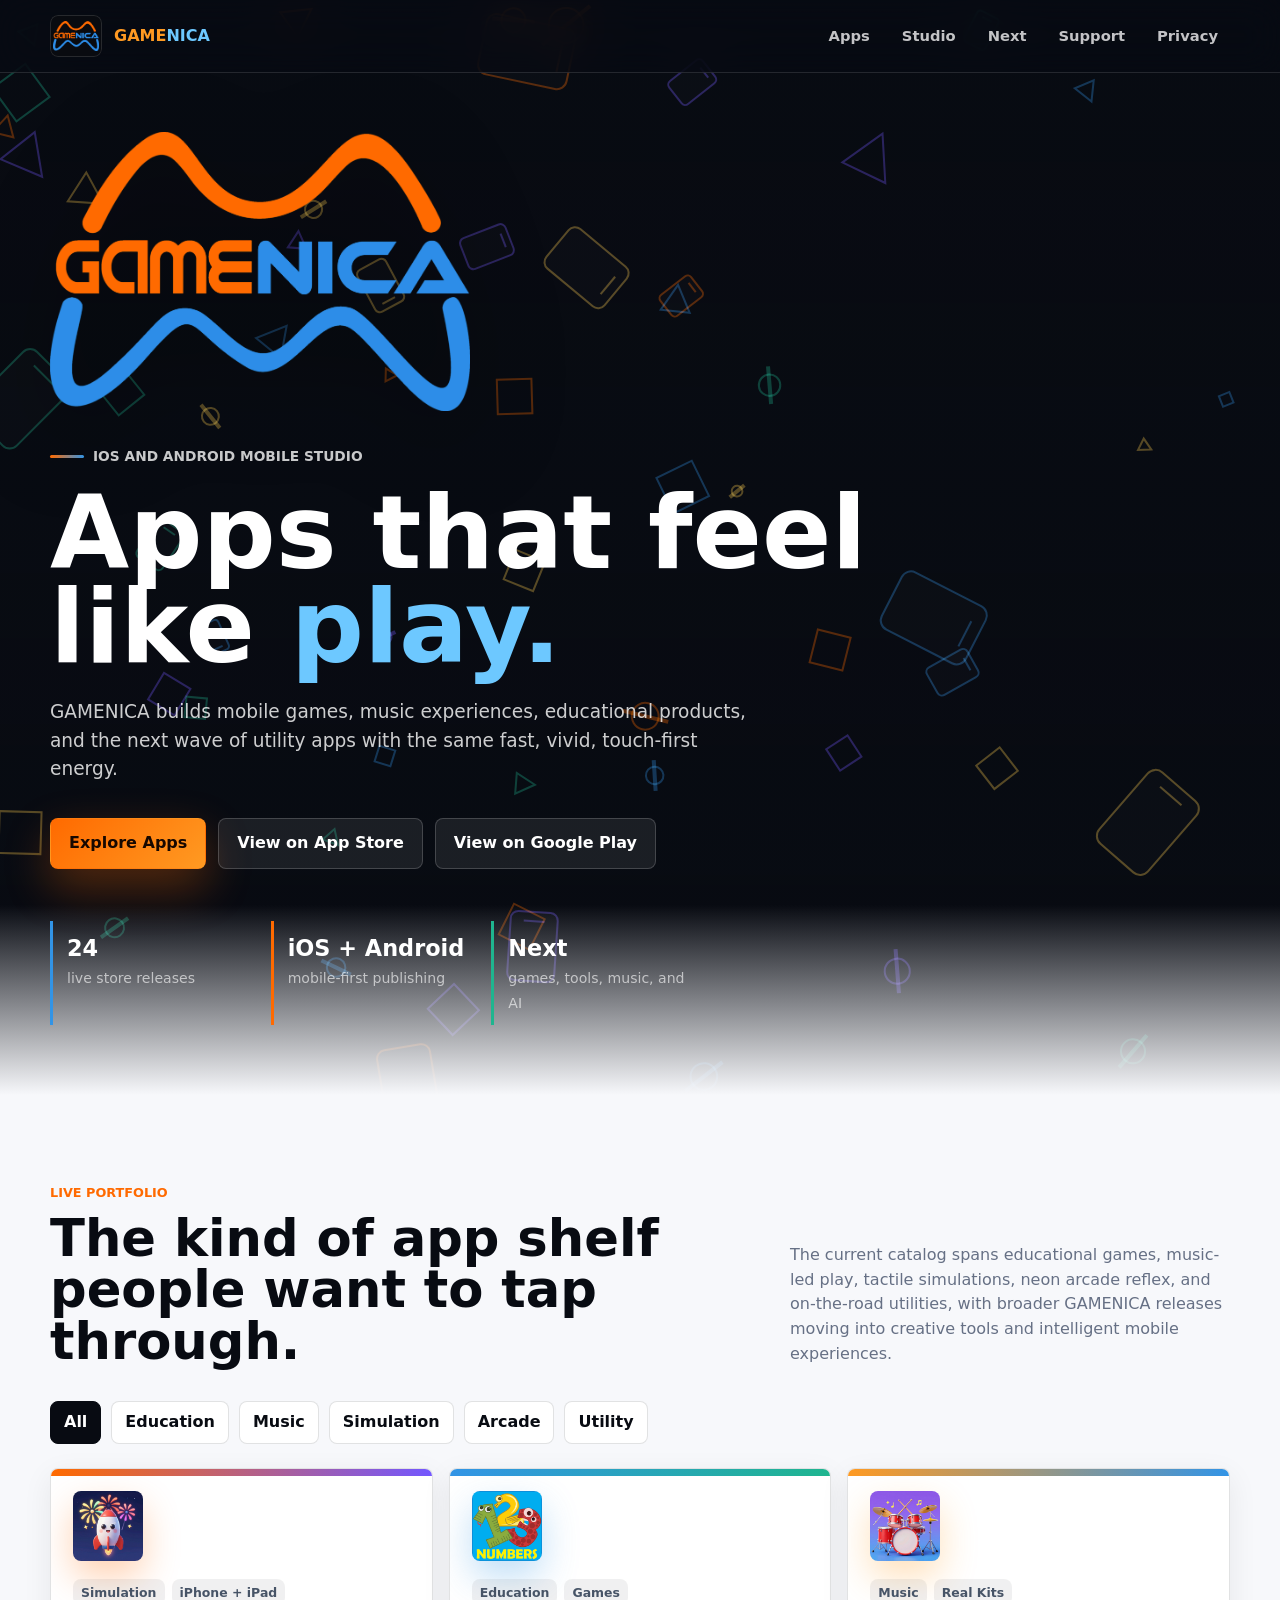
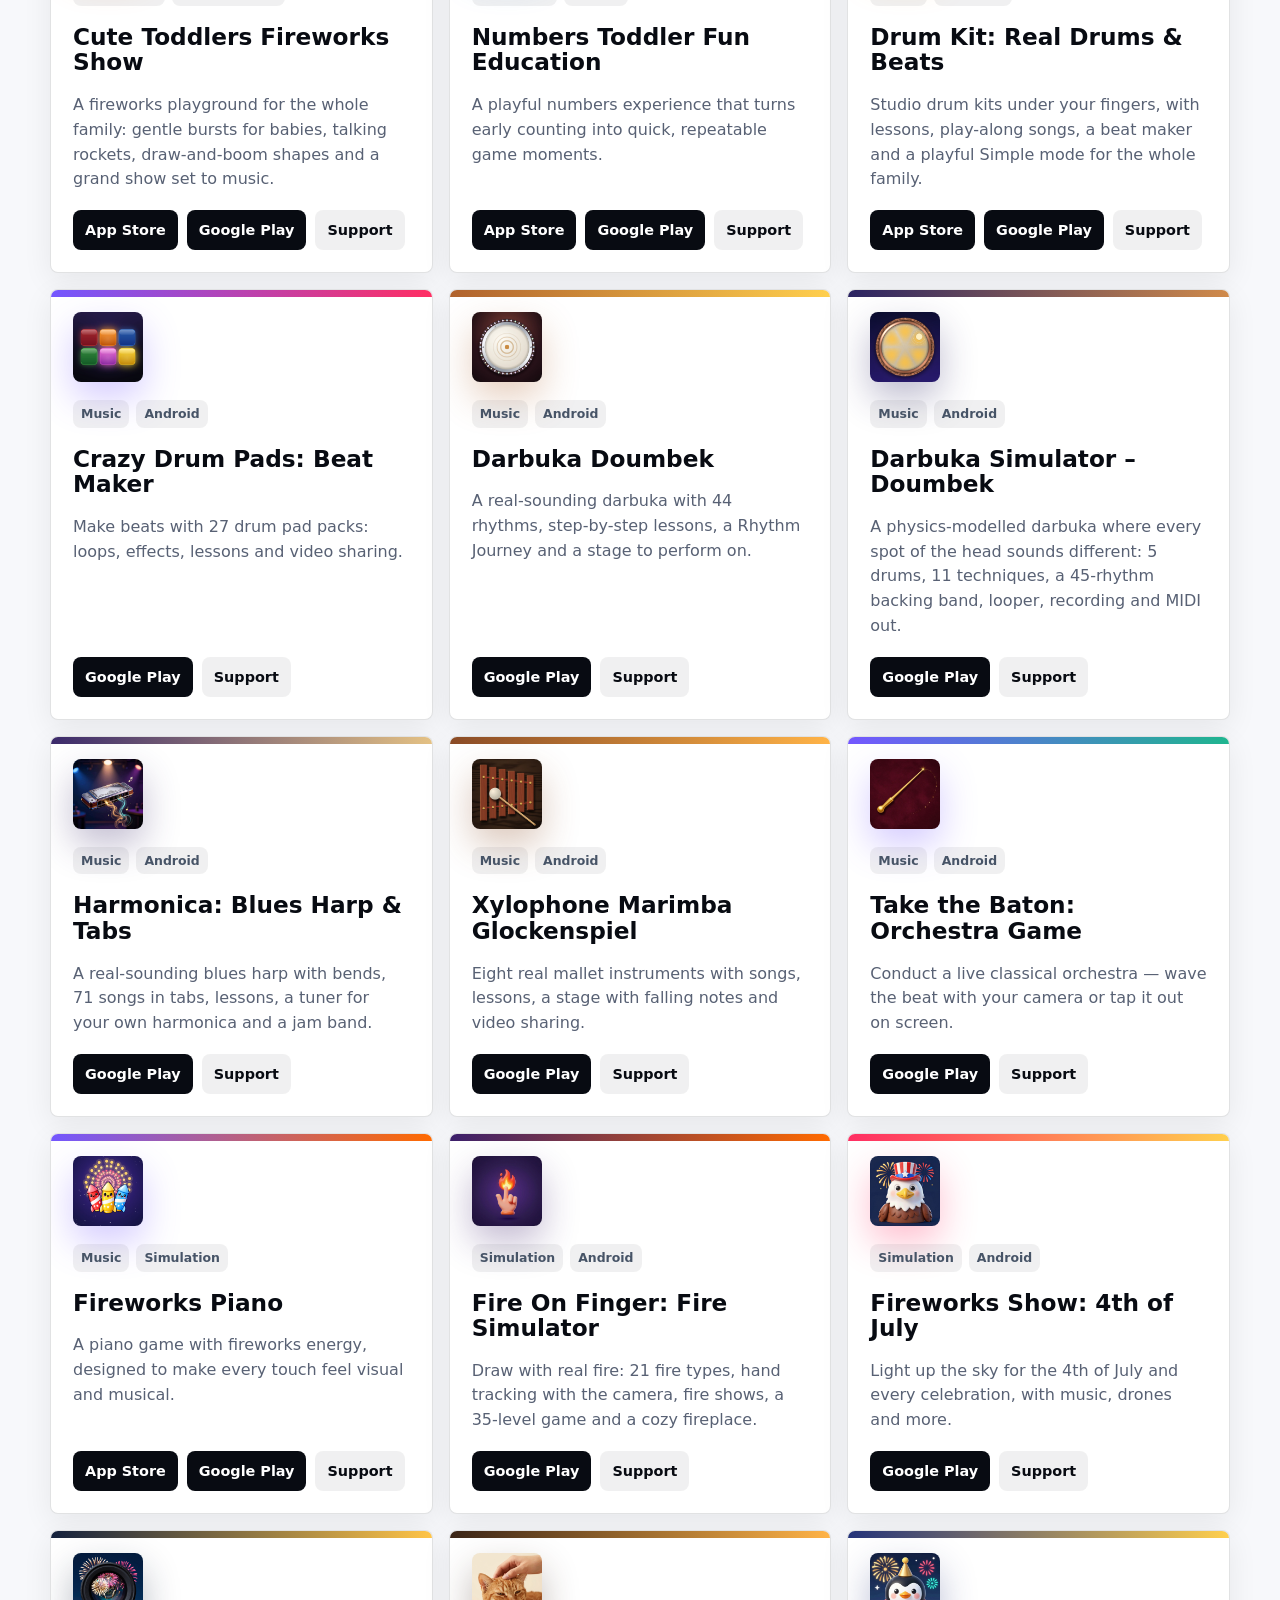
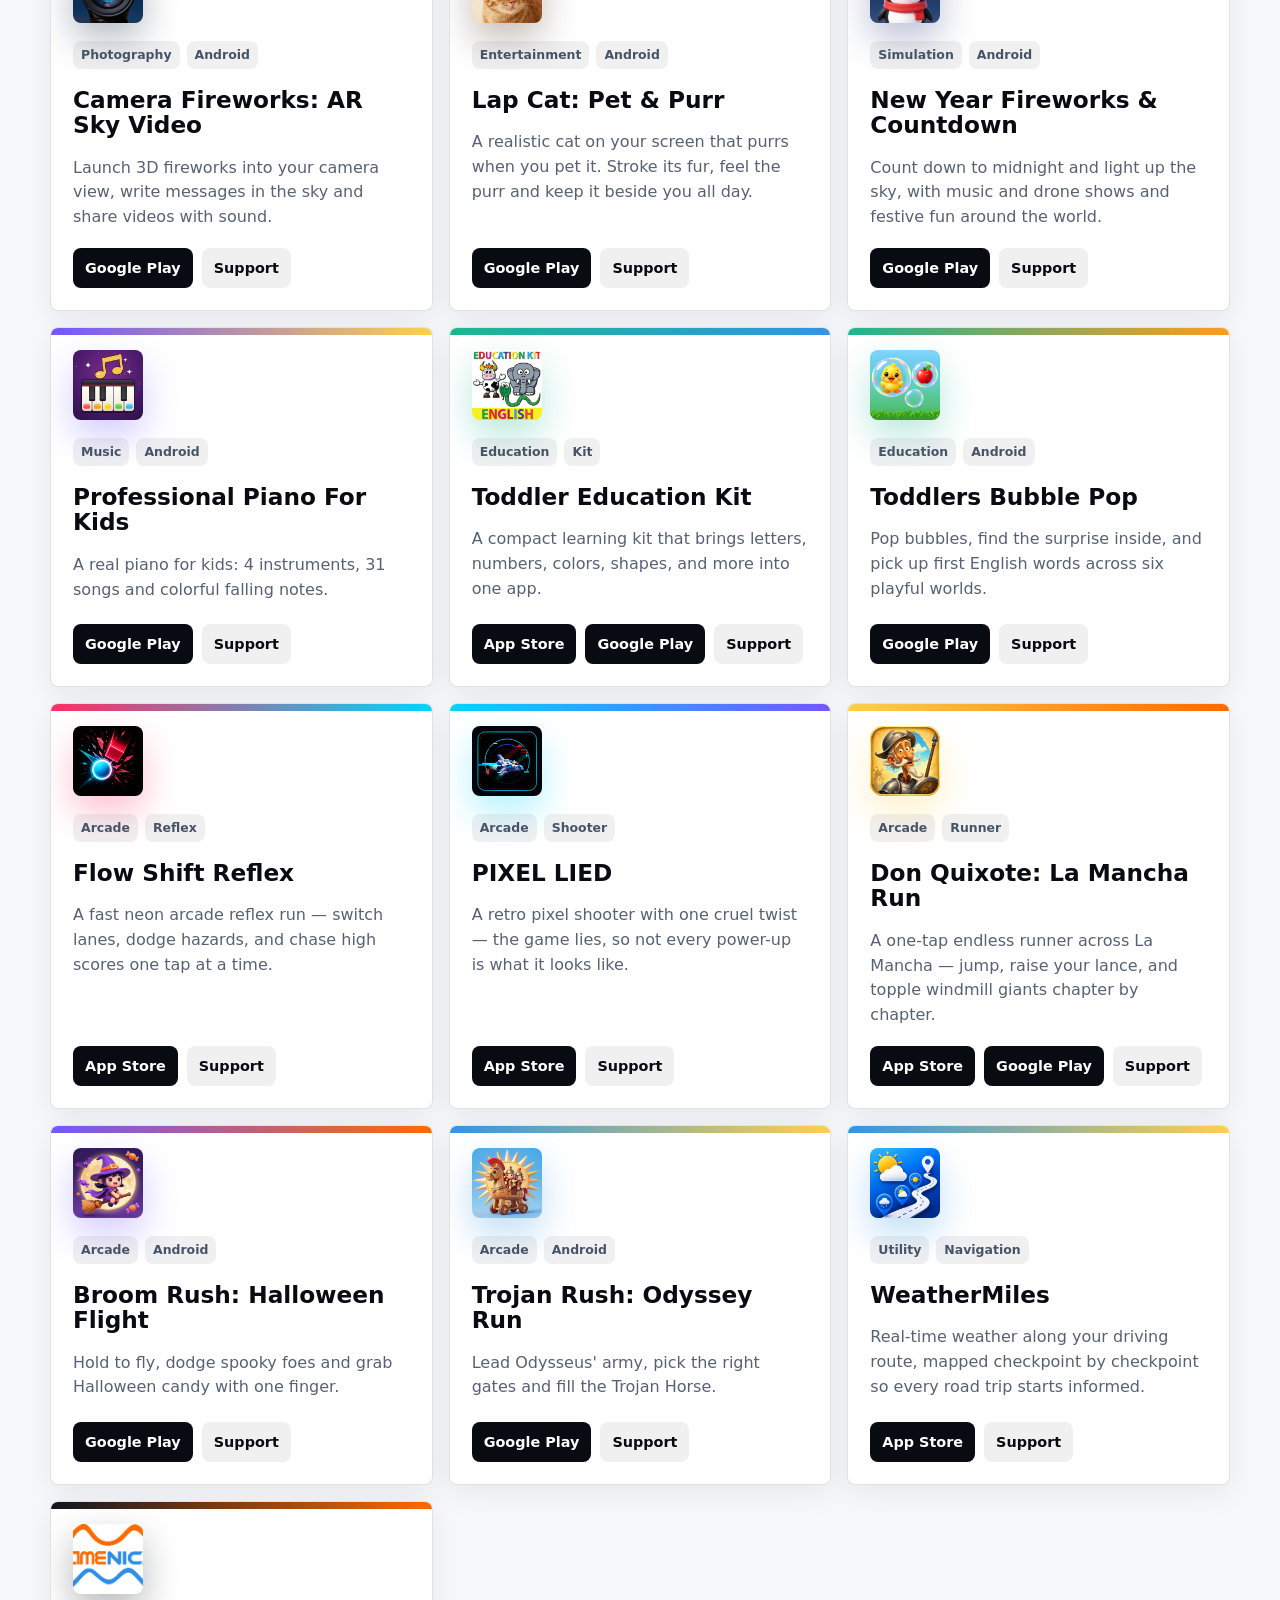
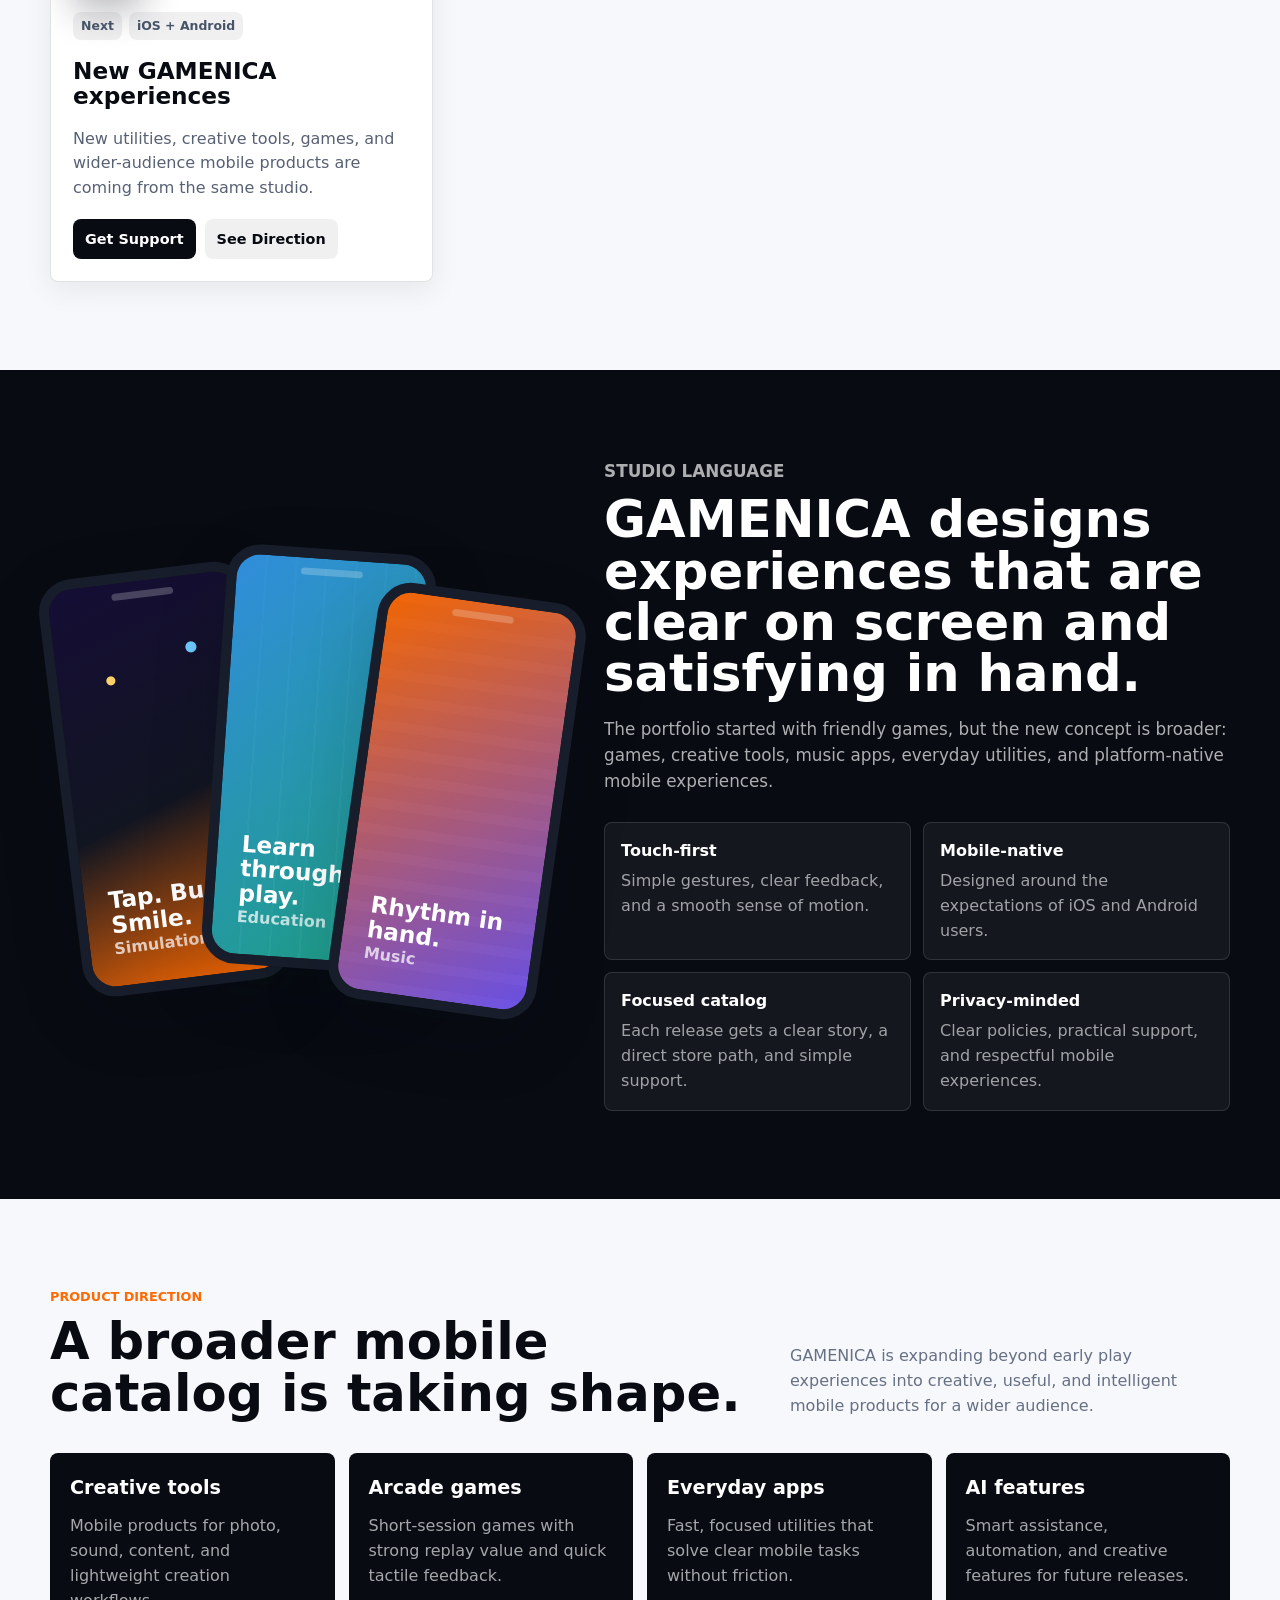
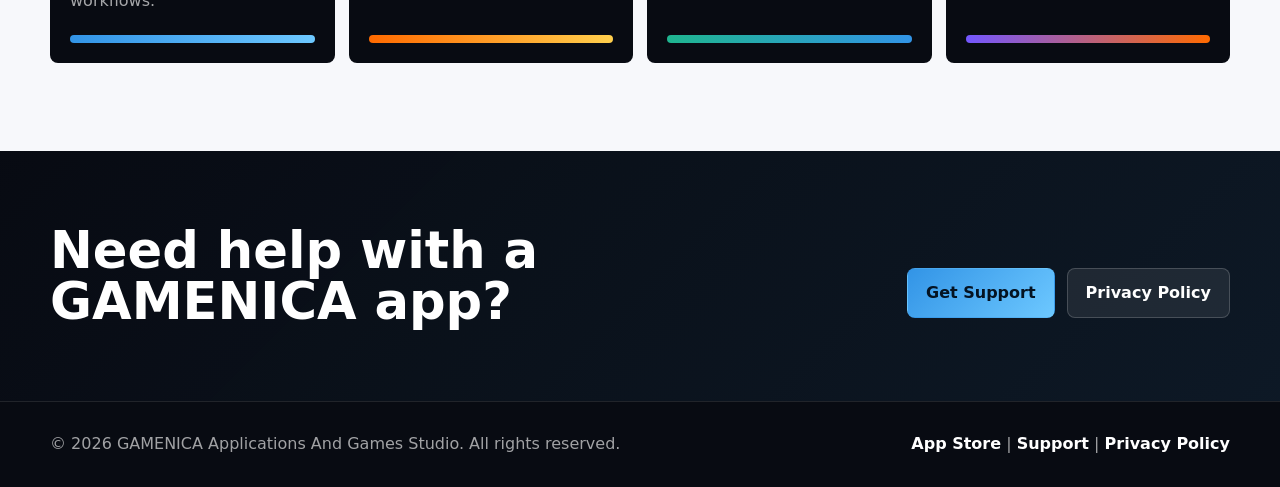
<file: index.html>
<!DOCTYPE html>
<html lang="en">
<head>
  <meta charset="UTF-8" />
  <meta name="viewport" content="width=device-width, initial-scale=1.0" />
  <meta name="description" content="GAMENICA is a mobile apps and games studio building playful, useful, and memorable experiences for iOS and Android." />
  <title>GAMENICA | Mobile Apps & Games Studio</title>
  <link rel="icon" href="/gamenica1-Photoroom.png" type="image/png" />
  <link rel="apple-touch-icon" href="/gamenica1-Photoroom.png" />
  <link rel="preload" href="/gamenica1-Photoroom.png" as="image" />
  <link rel="stylesheet" href="/assets/site.css" />
</head>
<body>
  <div class="site-shell">
    <header class="topbar" aria-label="Site header">
      <div class="topbar-inner">
        <a class="brand" href="/" aria-label="GAMENICA home">
          <img class="brand-mark brand-mark-logo" src="/gamenica1-Photoroom.png" alt="" />
          <span class="brand-word"><strong>GAME</strong><strong>NICA</strong></span>
        </a>
        <button class="menu-toggle" type="button" aria-label="Menu" aria-expanded="false" data-menu-toggle>
          <span></span>
        </button>
        <nav class="nav-links" aria-label="Primary navigation" data-nav-links>
          <a href="#apps">Apps</a>
          <a href="#studio">Studio</a>
          <a href="#next">Next</a>
          <a href="/support/">Support</a>
          <a href="/privacy-policy/">Privacy</a>
        </nav>
      </div>
    </header>

    <main>
      <section class="hero" id="top">
        <canvas id="playfield" aria-hidden="true"></canvas>
        <div class="hero-content">
          <img class="hero-logo reveal" src="/gamenica1-Photoroom.png" alt="GAMENICA" />
          <p class="eyebrow reveal">iOS and Android mobile studio</p>
          <h1 class="reveal">Apps that feel like <span>play.</span></h1>
          <p class="hero-copy reveal">GAMENICA builds mobile games, music experiences, educational products, and the next wave of utility apps with the same fast, vivid, touch-first energy.</p>
          <div class="hero-actions reveal">
            <a class="btn btn-primary" href="#apps">Explore Apps</a>
            <a class="btn btn-secondary" href="https://apps.apple.com/us/developer/mehmet-nurettin-kahriman/id1065276689" target="_blank" rel="noopener">View on App Store</a>
            <a class="btn btn-secondary" href="https://play.google.com/store/apps/dev?id=8924707758563395326" target="_blank" rel="noopener">View on Google Play</a>
          </div>
          <div class="hero-metrics reveal" aria-label="GAMENICA highlights">
            <div class="metric">
              <strong>24</strong>
              <span>live store releases</span>
            </div>
            <div class="metric">
              <strong>iOS + Android</strong>
              <span>mobile-first publishing</span>
            </div>
            <div class="metric">
              <strong>Next</strong>
              <span>games, tools, music, and AI</span>
            </div>
          </div>
        </div>
      </section>

      <section class="section" id="apps">
        <div class="wrap">
          <div class="section-head reveal">
            <div>
              <p class="kicker">Live portfolio</p>
              <h2>The kind of app shelf people want to tap through.</h2>
            </div>
            <p class="section-lead">The current catalog spans educational games, music-led play, tactile simulations, neon arcade reflex, and on-the-road utilities, with broader GAMENICA releases moving into creative tools and intelligent mobile experiences.</p>
          </div>

          <div class="filters reveal" aria-label="App filters">
            <button class="filter-btn is-active" type="button" data-filter="all" aria-pressed="true">All</button>
            <button class="filter-btn" type="button" data-filter="education" aria-pressed="false">Education</button>
            <button class="filter-btn" type="button" data-filter="music" aria-pressed="false">Music</button>
            <button class="filter-btn" type="button" data-filter="simulation" aria-pressed="false">Simulation</button>
            <button class="filter-btn" type="button" data-filter="arcade" aria-pressed="false">Arcade</button>
            <button class="filter-btn" type="button" data-filter="utility" aria-pressed="false">Utility</button>
          </div>

          <div class="app-grid">
            <article class="app-card reveal" data-app-card data-category="simulation game" style="--card-a:#ff6a00;--card-b:#7357ff">
              <img class="app-icon app-icon-image" src="/assets/app-icons/cute-toddlers-fireworks-show.jpg" alt="Cute Toddlers Fireworks Show app icon" loading="lazy" />
              <div class="app-meta">
                <span class="pill">Simulation</span>
                <span class="pill">iPhone + iPad</span>
              </div>
              <h3>Cute Toddlers Fireworks Show</h3>
              <p>A fireworks playground for the whole family: gentle bursts for babies, talking rockets, draw-and-boom shapes and a grand show set to music.</p>
              <div class="card-actions">
                <a class="store-link" href="https://apps.apple.com/us/app/cute-toddlers-fireworks-show/id1065276690?uo=4" target="_blank" rel="noopener">App Store</a>
                <a class="store-link" href="https://play.google.com/store/apps/details?id=tr.com.mnk.nurettin.cutefireworksforbabies" target="_blank" rel="noopener">Google Play</a>
                <a class="store-link light" href="/support/">Support</a>
              </div>
            </article>

            <article class="app-card reveal" data-app-card data-category="education game" style="--card-a:#3294e6;--card-b:#1fb58f">
              <img class="app-icon app-icon-image" src="/assets/app-icons/numbers-toddler-fun-education.jpg" alt="Numbers Toddler Fun Education app icon" loading="lazy" />
              <div class="app-meta">
                <span class="pill">Education</span>
                <span class="pill">Games</span>
              </div>
              <h3>Numbers Toddler Fun Education</h3>
              <p>A playful numbers experience that turns early counting into quick, repeatable game moments.</p>
              <div class="card-actions">
                <a class="store-link" href="https://apps.apple.com/us/app/numbers-toddler-fun-education/id1067315192?uo=4" target="_blank" rel="noopener">App Store</a>
                <a class="store-link" href="https://play.google.com/store/apps/details?id=tr.com.gamenica.nurettink.toddlerfuneducationnumbers" target="_blank" rel="noopener">Google Play</a>
                <a class="store-link light" href="/support/">Support</a>
              </div>
            </article>

            <article class="app-card reveal" data-app-card data-category="music game" style="--card-a:#ff9a22;--card-b:#3294e6">
              <img class="app-icon app-icon-image" src="/assets/app-icons/drum-kit-real-drums-beats.jpg" alt="Drum Kit: Real Drums &amp; Beats app icon" loading="lazy" />
              <div class="app-meta">
                <span class="pill">Music</span>
                <span class="pill">Real Kits</span>
              </div>
              <h3>Drum Kit: Real Drums &amp; Beats</h3>
              <p>Studio drum kits under your fingers, with lessons, play-along songs, a beat maker and a playful Simple mode for the whole family.</p>
              <div class="card-actions">
                <a class="store-link" href="https://apps.apple.com/us/app/drum-kit-real-drums-beats/id1066821099?uo=4" target="_blank" rel="noopener">App Store</a>
                <a class="store-link" href="https://play.google.com/store/apps/details?id=tr.com.mnk.nurettin.drumfortoddlers" target="_blank" rel="noopener">Google Play</a>
                <a class="store-link light" href="/support/">Support</a>
              </div>
            </article>

            <article class="app-card reveal" data-app-card data-category="music" style="--card-a:#7357ff;--card-b:#ff2e63">
              <img class="app-icon app-icon-image" src="/assets/app-icons/crazy-drum-pads-beat-maker.jpg" alt="Crazy Drum Pads: Beat Maker app icon" loading="lazy" />
              <div class="app-meta">
                <span class="pill">Music</span>
                <span class="pill">Android</span>
              </div>
              <h3>Crazy Drum Pads: Beat Maker</h3>
              <p>Make beats with 27 drum pad packs: loops, effects, lessons and video sharing.</p>
              <div class="card-actions">
                <a class="store-link" href="https://play.google.com/store/apps/details?id=tr.com.mnk.nurettin.crazydrumpads" target="_blank" rel="noopener">Google Play</a>
                <a class="store-link light" href="/support/">Support</a>
              </div>
            </article>

            <article class="app-card reveal" data-app-card data-category="music" style="--card-a:#b0622d;--card-b:#ffcf4d">
              <img class="app-icon app-icon-image" src="/assets/app-icons/darbuka-doumbek.jpg" alt="Darbuka Doumbek app icon" loading="lazy" />
              <div class="app-meta">
                <span class="pill">Music</span>
                <span class="pill">Android</span>
              </div>
              <h3>Darbuka Doumbek</h3>
              <p>A real-sounding darbuka with 44 rhythms, step-by-step lessons, a Rhythm Journey and a stage to perform on.</p>
              <div class="card-actions">
                <a class="store-link" href="https://play.google.com/store/apps/details?id=tr.com.mnk.nurettin.darbukadoumbek" target="_blank" rel="noopener">Google Play</a>
                <a class="store-link light" href="/support/">Support</a>
              </div>
            </article>

            <article class="app-card reveal" data-app-card data-category="music simulation" style="--card-a:#2b2463;--card-b:#d08a4a">
              <img class="app-icon app-icon-image" src="/assets/app-icons/darbuka-simulator-doumbek.jpg" alt="Darbuka Simulator &ndash; Doumbek app icon" loading="lazy" />
              <div class="app-meta">
                <span class="pill">Music</span>
                <span class="pill">Android</span>
              </div>
              <h3>Darbuka Simulator &ndash; Doumbek</h3>
              <p>A physics-modelled darbuka where every spot of the head sounds different: 5 drums, 11 techniques, a 45-rhythm backing band, looper, recording and MIDI out.</p>
              <div class="card-actions">
                <a class="store-link" href="https://play.google.com/store/apps/details?id=tr.com.mnk.nurettin.realdarbukadoumbek" target="_blank" rel="noopener">Google Play</a>
                <a class="store-link light" href="/support/">Support</a>
              </div>
            </article>

            <article class="app-card reveal" data-app-card data-category="music" style="--card-a:#3b2a6b;--card-b:#e4c184">
              <img class="app-icon app-icon-image" src="/assets/app-icons/harmonica-blues-harp-tabs.jpg" alt="Harmonica: Blues Harp &amp; Tabs app icon" loading="lazy" />
              <div class="app-meta">
                <span class="pill">Music</span>
                <span class="pill">Android</span>
              </div>
              <h3>Harmonica: Blues Harp &amp; Tabs</h3>
              <p>A real-sounding blues harp with bends, 71 songs in tabs, lessons, a tuner for your own harmonica and a jam band.</p>
              <div class="card-actions">
                <a class="store-link" href="https://play.google.com/store/apps/details?id=tr.com.mnk.nurettin.harmonicac" target="_blank" rel="noopener">Google Play</a>
                <a class="store-link light" href="/support/">Support</a>
              </div>
            </article>

            <article class="app-card reveal" data-app-card data-category="music" style="--card-a:#8a4b26;--card-b:#ffb347">
              <img class="app-icon app-icon-image" src="/assets/app-icons/xylophone-marimba-glockenspiel.jpg" alt="Xylophone Marimba Glockenspiel app icon" loading="lazy" />
              <div class="app-meta">
                <span class="pill">Music</span>
                <span class="pill">Android</span>
              </div>
              <h3>Xylophone Marimba Glockenspiel</h3>
              <p>Eight real mallet instruments with songs, lessons, a stage with falling notes and video sharing.</p>
              <div class="card-actions">
                <a class="store-link" href="https://play.google.com/store/apps/details?id=tr.com.mnk.nurettin.fireworksxylophone" target="_blank" rel="noopener">Google Play</a>
                <a class="store-link light" href="/support/">Support</a>
              </div>
            </article>

            <article class="app-card reveal" data-app-card data-category="music game" style="--card-a:#7357ff;--card-b:#1fb58f">
              <img class="app-icon app-icon-image" src="/assets/app-icons/take-the-baton-orchestra-game.jpg" alt="Take the Baton: Orchestra Game app icon" loading="lazy" />
              <div class="app-meta">
                <span class="pill">Music</span>
                <span class="pill">Android</span>
              </div>
              <h3>Take the Baton: Orchestra Game</h3>
              <p>Conduct a live classical orchestra — wave the beat with your camera or tap it out on screen.</p>
              <div class="card-actions">
                <a class="store-link" href="https://play.google.com/store/apps/details?id=com.gamenica.orchestra" target="_blank" rel="noopener">Google Play</a>
                <a class="store-link light" href="/support/">Support</a>
              </div>
            </article>

            <article class="app-card reveal" data-app-card data-category="music simulation game" style="--card-a:#7357ff;--card-b:#ff6a00">
              <img class="app-icon app-icon-image" src="/assets/app-icons/fireworks-piano.jpg" alt="Fireworks Piano app icon" loading="lazy" />
              <div class="app-meta">
                <span class="pill">Music</span>
                <span class="pill">Simulation</span>
              </div>
              <h3>Fireworks Piano</h3>
              <p>A piano game with fireworks energy, designed to make every touch feel visual and musical.</p>
              <div class="card-actions">
                <a class="store-link" href="https://apps.apple.com/us/app/fireworks-piano/id1066723099?uo=4" target="_blank" rel="noopener">App Store</a>
                <a class="store-link" href="https://play.google.com/store/apps/details?id=tr.com.mnk.nurettin.fireworkspiano" target="_blank" rel="noopener">Google Play</a>
                <a class="store-link light" href="/support/">Support</a>
              </div>
            </article>

            <article class="app-card reveal" data-app-card data-category="simulation game" style="--card-a:#3b1f6b;--card-b:#ff6a00">
              <img class="app-icon app-icon-image" src="/assets/app-icons/fire-on-finger-fire-simulator.jpg" alt="Fire On Finger: Fire Simulator app icon" loading="lazy" />
              <div class="app-meta">
                <span class="pill">Simulation</span>
                <span class="pill">Android</span>
              </div>
              <h3>Fire On Finger: Fire Simulator</h3>
              <p>Draw with real fire: 21 fire types, hand tracking with the camera, fire shows, a 35-level game and a cozy fireplace.</p>
              <div class="card-actions">
                <a class="store-link" href="https://play.google.com/store/apps/details?id=tr.com.mnk.nurettin.fireonfinger" target="_blank" rel="noopener">Google Play</a>
                <a class="store-link light" href="/support/">Support</a>
              </div>
            </article>

            <article class="app-card reveal" data-app-card data-category="simulation game" style="--card-a:#ff2e63;--card-b:#ffcf4d">
              <img class="app-icon app-icon-image" src="/assets/app-icons/fireworks-show-4th-of-july.jpg" alt="Fireworks Show: 4th of July app icon" loading="lazy" />
              <div class="app-meta">
                <span class="pill">Simulation</span>
                <span class="pill">Android</span>
              </div>
              <h3>Fireworks Show: 4th of July</h3>
              <p>Light up the sky for the 4th of July and every celebration, with music, drones and more.</p>
              <div class="card-actions">
                <a class="store-link" href="https://play.google.com/store/apps/details?id=tr.com.gamenica.nurettink.fourthofjulyfireworksshow" target="_blank" rel="noopener">Google Play</a>
                <a class="store-link light" href="/support/">Support</a>
              </div>
            </article>

            <article class="app-card reveal" data-app-card data-category="utility simulation" style="--card-a:#14213d;--card-b:#ffc447">
              <img class="app-icon app-icon-image" src="/assets/app-icons/camera-fireworks-ar-sky-video.jpg" alt="Camera Fireworks: AR Sky Video app icon" loading="lazy" />
              <div class="app-meta">
                <span class="pill">Photography</span>
                <span class="pill">Android</span>
              </div>
              <h3>Camera Fireworks: AR Sky Video</h3>
              <p>Launch 3D fireworks into your camera view, write messages in the sky and share videos with sound.</p>
              <div class="card-actions">
                <a class="store-link" href="https://play.google.com/store/apps/details?id=com.gamenica.camerafireworks" target="_blank" rel="noopener">Google Play</a>
                <a class="store-link light" href="/support/">Support</a>
              </div>
            </article>

            <article class="app-card reveal" data-app-card data-category="simulation" style="--card-a:#3a2416;--card-b:#ffb347">
              <img class="app-icon app-icon-image" src="/assets/app-icons/lap-cat-pet-purr.jpg" alt="Lap Cat: Pet &amp; Purr app icon" loading="lazy" />
              <div class="app-meta">
                <span class="pill">Entertainment</span>
                <span class="pill">Android</span>
              </div>
              <h3>Lap Cat: Pet &amp; Purr</h3>
              <p>A realistic cat on your screen that purrs when you pet it. Stroke its fur, feel the purr and keep it beside you all day.</p>
              <div class="card-actions">
                <a class="store-link" href="https://play.google.com/store/apps/details?id=com.gamenica.lapcat" target="_blank" rel="noopener">Google Play</a>
                <a class="store-link light" href="/support/">Support</a>
              </div>
            </article>

            <article class="app-card reveal" data-app-card data-category="simulation game" style="--card-a:#24337a;--card-b:#ffcf4d">
              <img class="app-icon app-icon-image" src="/assets/app-icons/new-year-fireworks-countdown.jpg" alt="New Year Fireworks &amp; Countdown app icon" loading="lazy" />
              <div class="app-meta">
                <span class="pill">Simulation</span>
                <span class="pill">Android</span>
              </div>
              <h3>New Year Fireworks &amp; Countdown</h3>
              <p>Count down to midnight and light up the sky, with music and drone shows and festive fun around the world.</p>
              <div class="card-actions">
                <a class="store-link" href="https://play.google.com/store/apps/details?id=tr.com.gamenica.nurettink.christmasfireworksshow" target="_blank" rel="noopener">Google Play</a>
                <a class="store-link light" href="/support/">Support</a>
              </div>
            </article>

            <article class="app-card reveal" data-app-card data-category="music education game" style="--card-a:#7357ff;--card-b:#ffcf4d">
              <img class="app-icon app-icon-image" src="/assets/app-icons/professional-piano-for-kids.jpg" alt="Professional Piano For Kids app icon" loading="lazy" />
              <div class="app-meta">
                <span class="pill">Music</span>
                <span class="pill">Android</span>
              </div>
              <h3>Professional Piano For Kids</h3>
              <p>A real piano for kids: 4 instruments, 31 songs and colorful falling notes.</p>
              <div class="card-actions">
                <a class="store-link" href="https://play.google.com/store/apps/details?id=tr.com.gamenica.professionalpianoforkids" target="_blank" rel="noopener">Google Play</a>
                <a class="store-link light" href="/support/">Support</a>
              </div>
            </article>

            <article class="app-card reveal" data-app-card data-category="education game" style="--card-a:#1fb58f;--card-b:#3294e6">
              <img class="app-icon app-icon-image" src="/assets/app-icons/toddler-education-kit.jpg" alt="Toddler Education Kit app icon" loading="lazy" />
              <div class="app-meta">
                <span class="pill">Education</span>
                <span class="pill">Kit</span>
              </div>
              <h3>Toddler Education Kit</h3>
              <p>A compact learning kit that brings letters, numbers, colors, shapes, and more into one app.</p>
              <div class="card-actions">
                <a class="store-link" href="https://apps.apple.com/us/app/toddler-education-kit/id1065374341?uo=4" target="_blank" rel="noopener">App Store</a>
                <a class="store-link" href="https://play.google.com/store/apps/details?id=tr.com.gamenica.nurettink.toddlerseducationkit" target="_blank" rel="noopener">Google Play</a>
                <a class="store-link light" href="/support/">Support</a>
              </div>
            </article>

            <article class="app-card reveal" data-app-card data-category="education game" style="--card-a:#1fb58f;--card-b:#ff9a22">
              <img class="app-icon app-icon-image" src="/assets/app-icons/toddlers-bubble-pop.jpg" alt="Toddlers Bubble Pop app icon" loading="lazy" />
              <div class="app-meta">
                <span class="pill">Education</span>
                <span class="pill">Android</span>
              </div>
              <h3>Toddlers Bubble Pop</h3>
              <p>Pop bubbles, find the surprise inside, and pick up first English words across six playful worlds.</p>
              <div class="card-actions">
                <a class="store-link" href="https://play.google.com/store/apps/details?id=tr.com.mnk.nurettin.bubblecatchpop" target="_blank" rel="noopener">Google Play</a>
                <a class="store-link light" href="/support/">Support</a>
              </div>
            </article>

            <article class="app-card reveal" data-app-card data-category="arcade game" style="--card-a:#ff2e63;--card-b:#00d4ff">
              <img class="app-icon app-icon-image" src="/assets/app-icons/flow-shift-reflex.jpg" alt="Flow Shift Reflex app icon" loading="lazy" />
              <div class="app-meta">
                <span class="pill">Arcade</span>
                <span class="pill">Reflex</span>
              </div>
              <h3>Flow Shift Reflex</h3>
              <p>A fast neon arcade reflex run — switch lanes, dodge hazards, and chase high scores one tap at a time.</p>
              <div class="card-actions">
                <a class="store-link" href="https://apps.apple.com/us/app/flow-shift-reflex/id6770658225?uo=4" target="_blank" rel="noopener">App Store</a>
                <a class="store-link light" href="/support/">Support</a>
              </div>
            </article>

            <article class="app-card reveal" data-app-card data-category="arcade game" style="--card-a:#00d4ff;--card-b:#7357ff">
              <img class="app-icon app-icon-image" src="/assets/app-icons/pixel-lied.jpg" alt="PIXEL LIED app icon" loading="lazy" />
              <div class="app-meta">
                <span class="pill">Arcade</span>
                <span class="pill">Shooter</span>
              </div>
              <h3>PIXEL LIED</h3>
              <p>A retro pixel shooter with one cruel twist — the game lies, so not every power-up is what it looks like.</p>
              <div class="card-actions">
                <a class="store-link" href="https://apps.apple.com/us/app/pixel-lied/id6776135417?uo=4" target="_blank" rel="noopener">App Store</a>
                <a class="store-link light" href="/support/">Support</a>
              </div>
            </article>

            <article class="app-card reveal" data-app-card data-category="arcade game" style="--card-a:#ffcf4d;--card-b:#ff6a00">
              <img class="app-icon app-icon-image" src="/assets/app-icons/don-quixote-la-mancha-run.jpg" alt="Don Quixote: La Mancha Run app icon" loading="lazy" />
              <div class="app-meta">
                <span class="pill">Arcade</span>
                <span class="pill">Runner</span>
              </div>
              <h3>Don Quixote: La Mancha Run</h3>
              <p>A one-tap endless runner across La Mancha — jump, raise your lance, and topple windmill giants chapter by chapter.</p>
              <div class="card-actions">
                <a class="store-link" href="https://apps.apple.com/us/app/don-quixote-la-mancha-run/id6782937128?uo=4" target="_blank" rel="noopener">App Store</a>
                <a class="store-link" href="https://play.google.com/store/apps/details?id=com.mnkahraman.lamancha.donquixote" target="_blank" rel="noopener">Google Play</a>
                <a class="store-link light" href="/support/">Support</a>
              </div>
            </article>

            <article class="app-card reveal" data-app-card data-category="arcade game" style="--card-a:#7357ff;--card-b:#ff6a00">
              <img class="app-icon app-icon-image" src="/assets/app-icons/broom-rush-halloween-flight.jpg" alt="Broom Rush: Halloween Flight app icon" loading="lazy" />
              <div class="app-meta">
                <span class="pill">Arcade</span>
                <span class="pill">Android</span>
              </div>
              <h3>Broom Rush: Halloween Flight</h3>
              <p>Hold to fly, dodge spooky foes and grab Halloween candy with one finger.</p>
              <div class="card-actions">
                <a class="store-link" href="https://play.google.com/store/apps/details?id=com.gamenica.broomrush" target="_blank" rel="noopener">Google Play</a>
                <a class="store-link light" href="/support/">Support</a>
              </div>
            </article>

            <article class="app-card reveal" data-app-card data-category="arcade game" style="--card-a:#3294e6;--card-b:#ffcf4d">
              <img class="app-icon app-icon-image" src="/assets/app-icons/trojan-rush-odyssey-run.jpg" alt="Trojan Rush: Odyssey Run app icon" loading="lazy" />
              <div class="app-meta">
                <span class="pill">Arcade</span>
                <span class="pill">Android</span>
              </div>
              <h3>Trojan Rush: Odyssey Run</h3>
              <p>Lead Odysseus' army, pick the right gates and fill the Trojan Horse.</p>
              <div class="card-actions">
                <a class="store-link" href="https://play.google.com/store/apps/details?id=com.gamenica.trojanrush" target="_blank" rel="noopener">Google Play</a>
                <a class="store-link light" href="/support/">Support</a>
              </div>
            </article>

            <article class="app-card reveal" data-app-card data-category="utility" style="--card-a:#3294e6;--card-b:#ffcf4d">
              <img class="app-icon app-icon-image" src="/assets/app-icons/weathermiles.jpg" alt="WeatherMiles app icon" loading="lazy" />
              <div class="app-meta">
                <span class="pill">Utility</span>
                <span class="pill">Navigation</span>
              </div>
              <h3>WeatherMiles</h3>
              <p>Real-time weather along your driving route, mapped checkpoint by checkpoint so every road trip starts informed.</p>
              <div class="card-actions">
                <a class="store-link" href="https://apps.apple.com/us/app/weathermiles/id6767884397?uo=4" target="_blank" rel="noopener">App Store</a>
                <a class="store-link light" href="/support/">Support</a>
              </div>
            </article>

            <article class="app-card reveal" data-app-card data-category="simulation education music" style="--card-a:#101521;--card-b:#ff6a00">
              <img class="app-icon app-icon-image" src="/gamenica1-Photoroom.png" alt="GAMENICA upcoming apps" loading="lazy" />
              <div class="app-meta">
                <span class="pill">Next</span>
                <span class="pill">iOS + Android</span>
              </div>
              <h3>New GAMENICA experiences</h3>
              <p>New utilities, creative tools, games, and wider-audience mobile products are coming from the same studio.</p>
              <div class="card-actions">
                <a class="store-link" href="/support/">Get Support</a>
                <a class="store-link light" href="#next">See Direction</a>
              </div>
            </article>
          </div>
        </div>
      </section>

      <section class="section dark" id="studio">
        <div class="wrap studio-band">
          <div class="device-wall reveal" aria-hidden="true">
            <div class="phone phone-one"><div class="screen fireworks"><strong>Tap. Burst. Smile.</strong><span>Simulation</span></div></div>
            <div class="phone phone-two"><div class="screen learning"><strong>Learn through play.</strong><span>Education</span></div></div>
            <div class="phone phone-three"><div class="screen music"><strong>Rhythm in hand.</strong><span>Music</span></div></div>
          </div>
          <div class="studio-copy reveal">
            <p class="kicker">Studio language</p>
            <h2>GAMENICA designs experiences that are clear on screen and satisfying in hand.</h2>
            <p>The portfolio started with friendly games, but the new concept is broader: games, creative tools, music apps, everyday utilities, and platform-native mobile experiences.</p>
            <div class="capabilities">
              <div class="capability"><strong>Touch-first</strong><span>Simple gestures, clear feedback, and a smooth sense of motion.</span></div>
              <div class="capability"><strong>Mobile-native</strong><span>Designed around the expectations of iOS and Android users.</span></div>
              <div class="capability"><strong>Focused catalog</strong><span>Each release gets a clear story, a direct store path, and simple support.</span></div>
              <div class="capability"><strong>Privacy-minded</strong><span>Clear policies, practical support, and respectful mobile experiences.</span></div>
            </div>
          </div>
        </div>
      </section>

      <section class="section" id="next">
        <div class="wrap">
          <div class="section-head reveal">
            <div>
              <p class="kicker">Product direction</p>
              <h2>A broader mobile catalog is taking shape.</h2>
            </div>
            <p class="section-lead">GAMENICA is expanding beyond early play experiences into creative, useful, and intelligent mobile products for a wider audience.</p>
          </div>
          <div class="roadmap">
            <article class="roadmap-item reveal" style="--card-a:#3294e6;--card-b:#6dc8ff">
              <h3>Creative tools</h3>
              <p>Mobile products for photo, sound, content, and lightweight creation workflows.</p>
            </article>
            <article class="roadmap-item reveal" style="--card-a:#ff6a00;--card-b:#ffcf4d">
              <h3>Arcade games</h3>
              <p>Short-session games with strong replay value and quick tactile feedback.</p>
            </article>
            <article class="roadmap-item reveal" style="--card-a:#1fb58f;--card-b:#3294e6">
              <h3>Everyday apps</h3>
              <p>Fast, focused utilities that solve clear mobile tasks without friction.</p>
            </article>
            <article class="roadmap-item reveal" style="--card-a:#7357ff;--card-b:#ff6a00">
              <h3>AI features</h3>
              <p>Smart assistance, automation, and creative features for future releases.</p>
            </article>
          </div>
        </div>
      </section>

      <section class="contact-band" id="contact">
        <div class="wrap contact-inner">
          <h2 class="reveal">Need help with a GAMENICA app?</h2>
          <div class="hero-actions reveal">
            <a class="btn btn-blue" href="/support/">Get Support</a>
            <a class="btn btn-secondary" href="/privacy-policy/">Privacy Policy</a>
          </div>
        </div>
      </section>
    </main>

    <footer class="footer">
      <div class="footer-inner">
        <span>&copy; 2026 GAMENICA Applications And Games Studio. All rights reserved.</span>
        <span><a href="https://apps.apple.com/us/developer/mehmet-nurettin-kahriman/id1065276689" target="_blank" rel="noopener">App Store</a> | <a href="/support/">Support</a> | <a href="/privacy-policy/">Privacy Policy</a></span>
      </div>
    </footer>
  </div>
  <script src="/assets/site.js"></script>
</body>
</html>
</file>
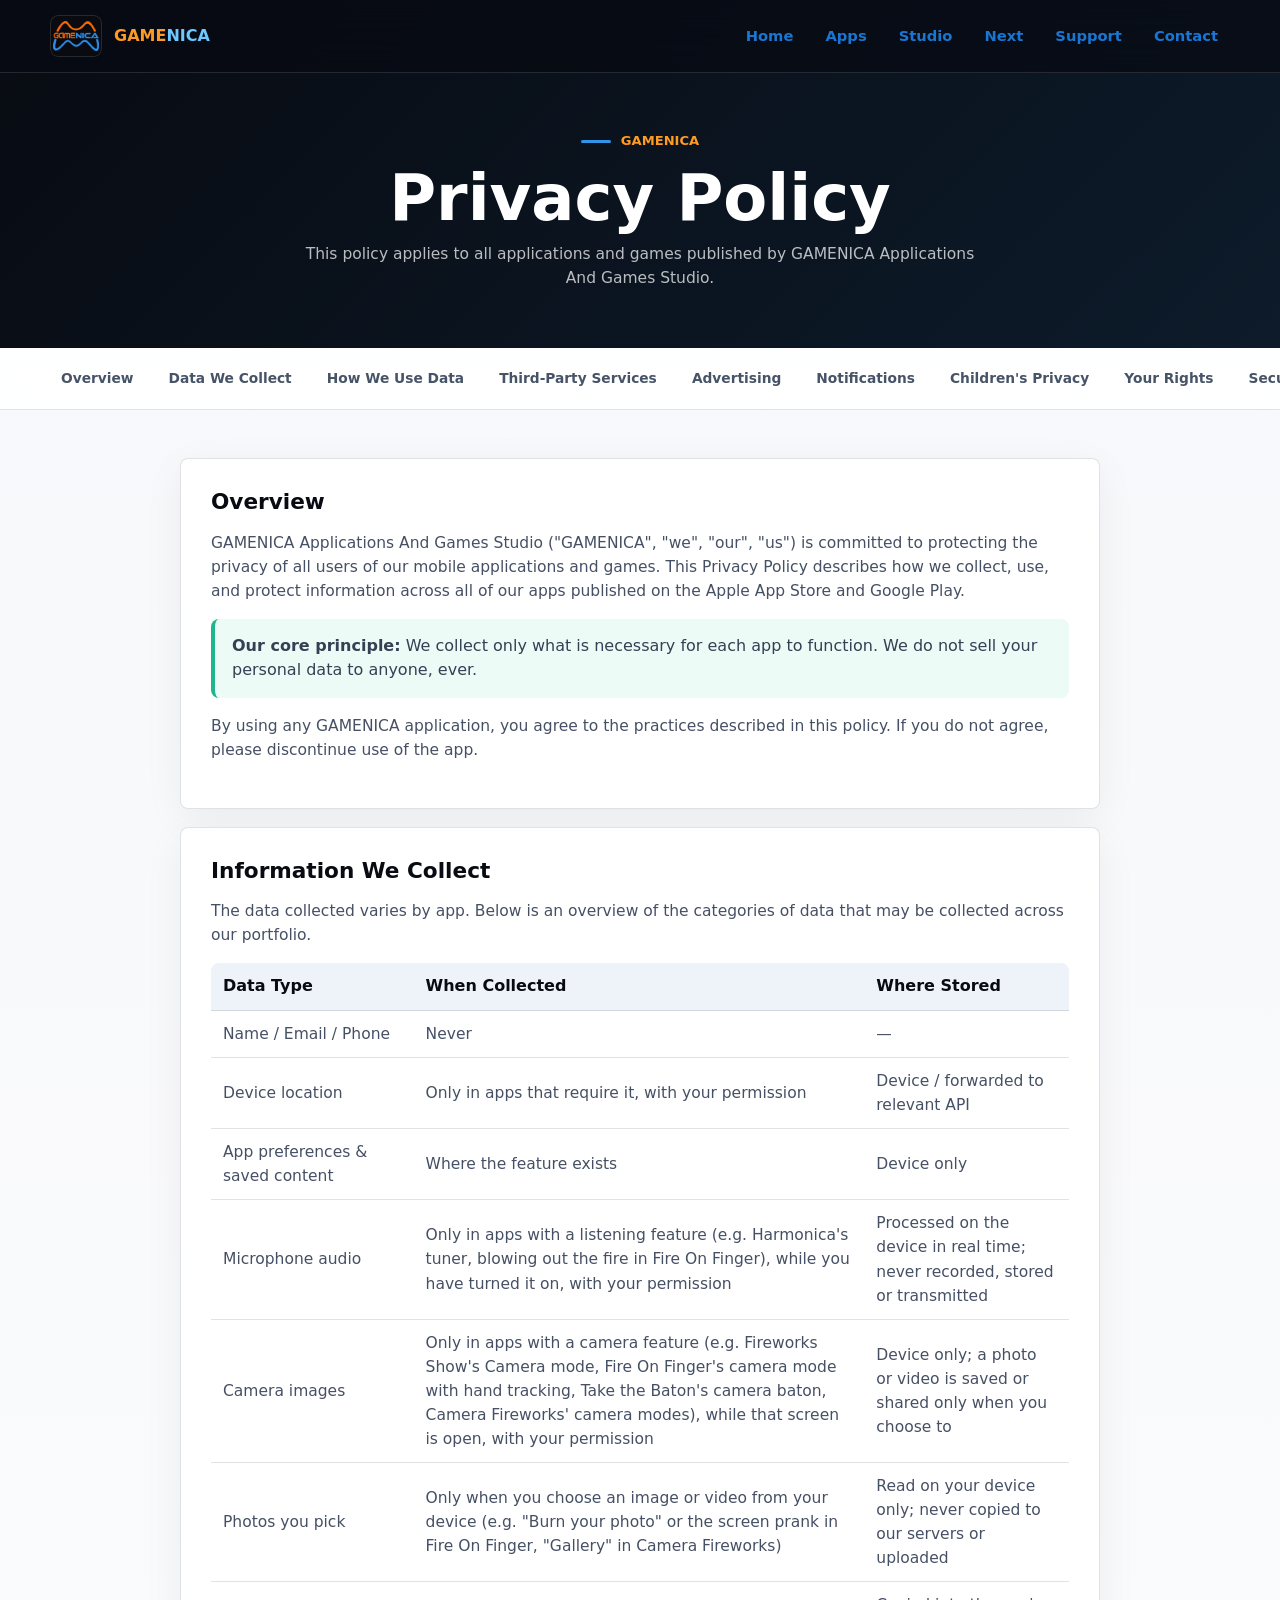
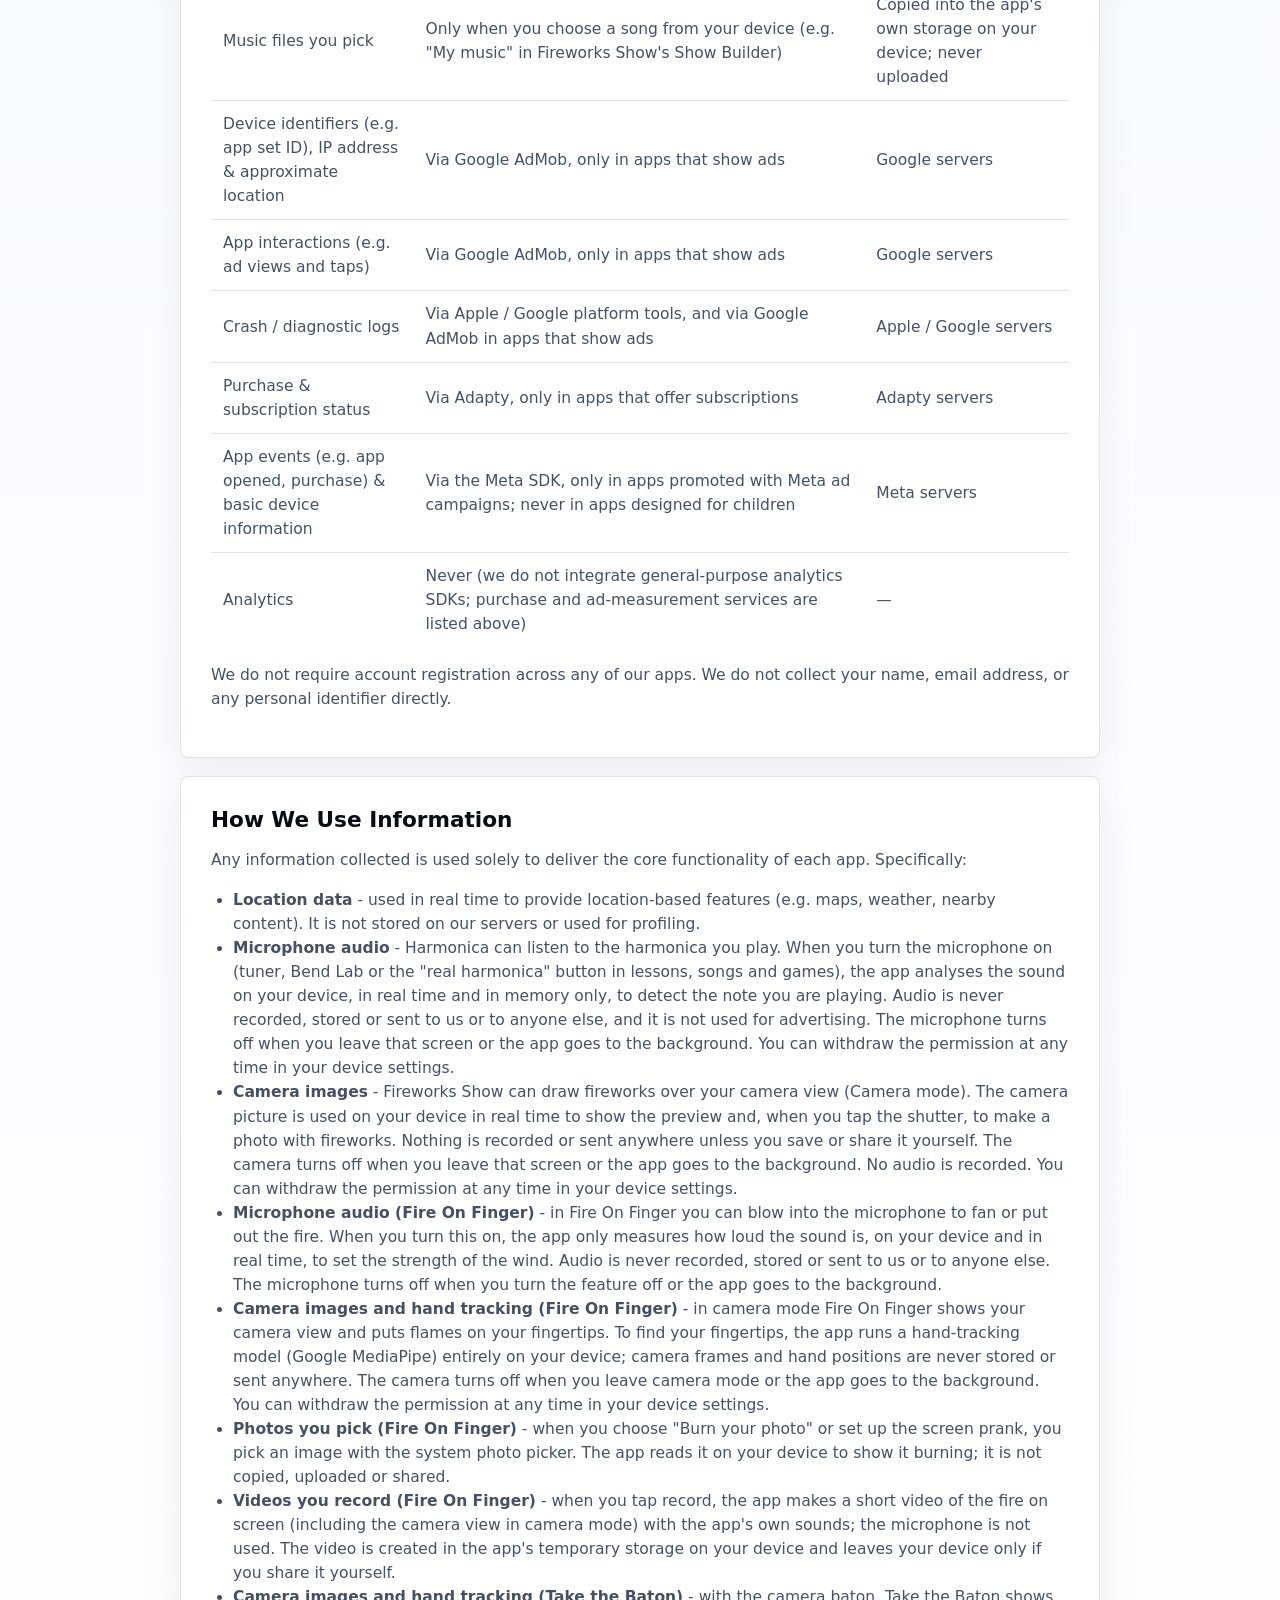
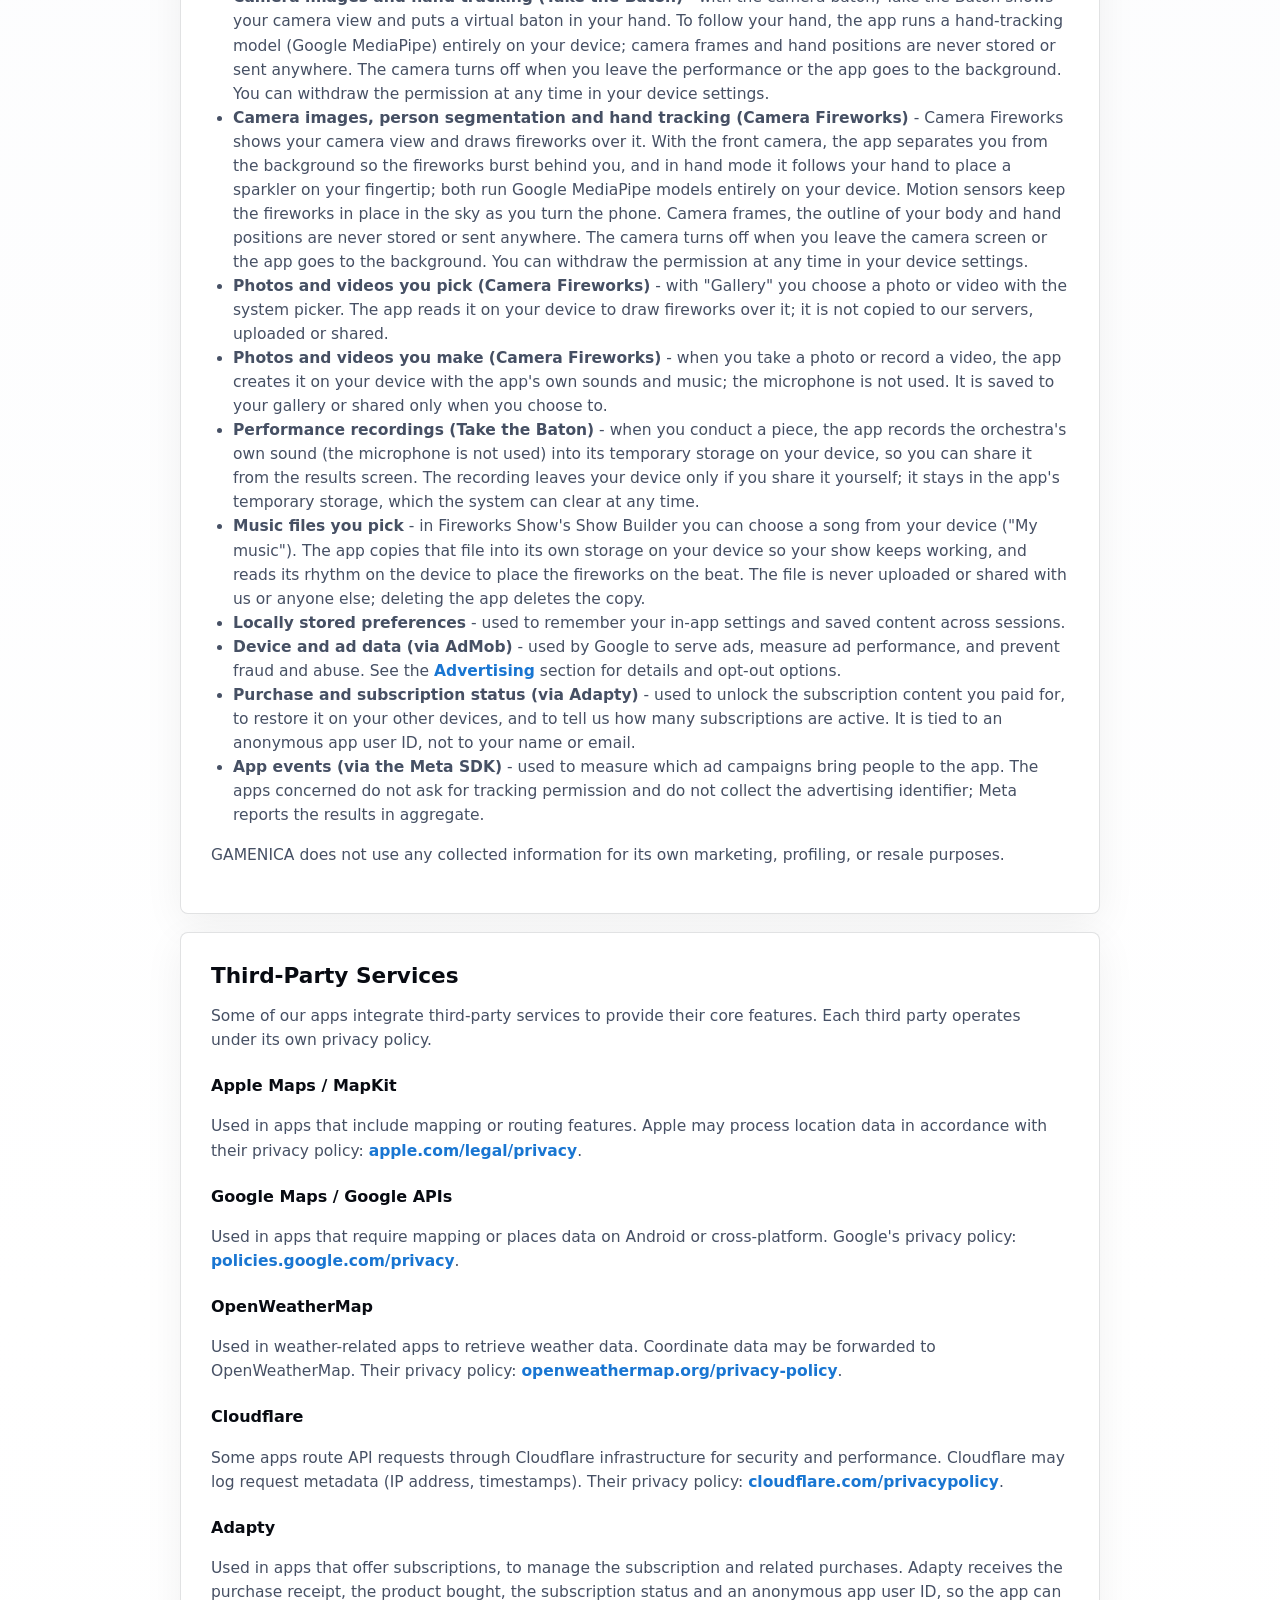
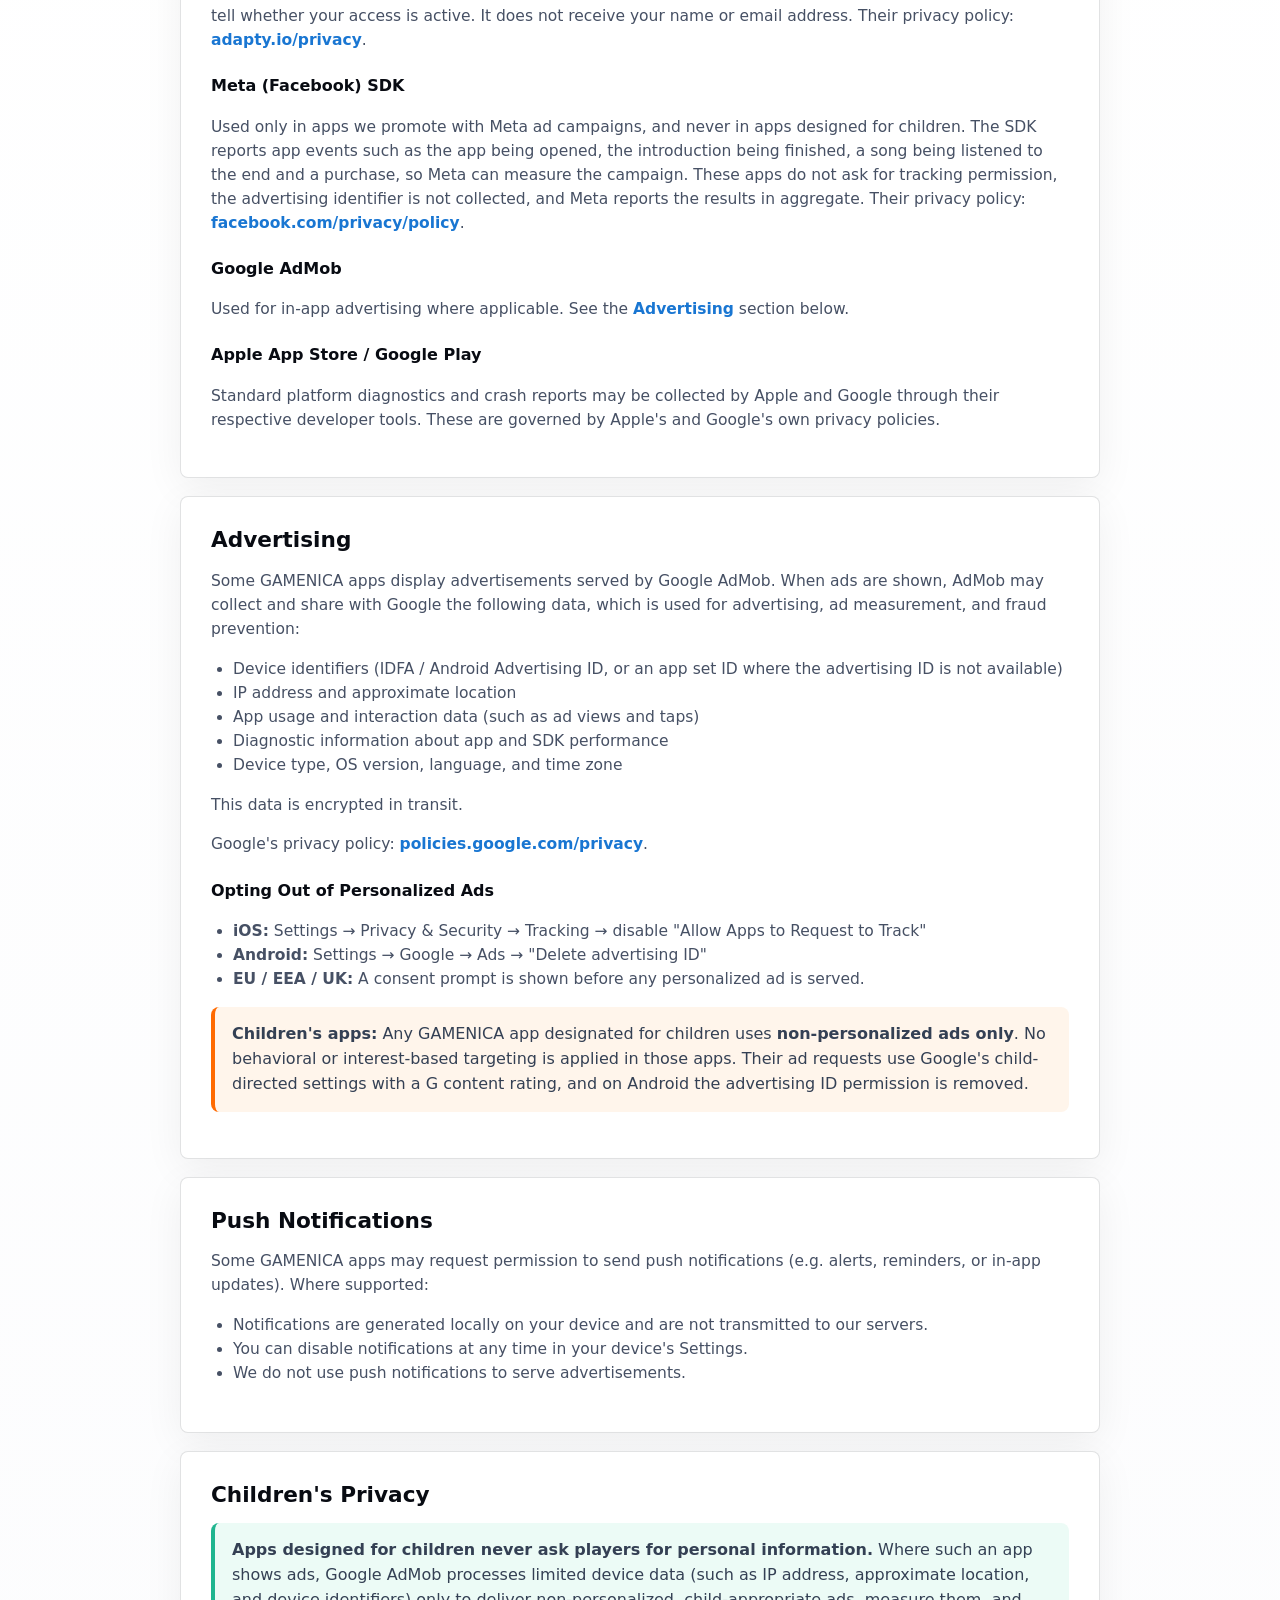
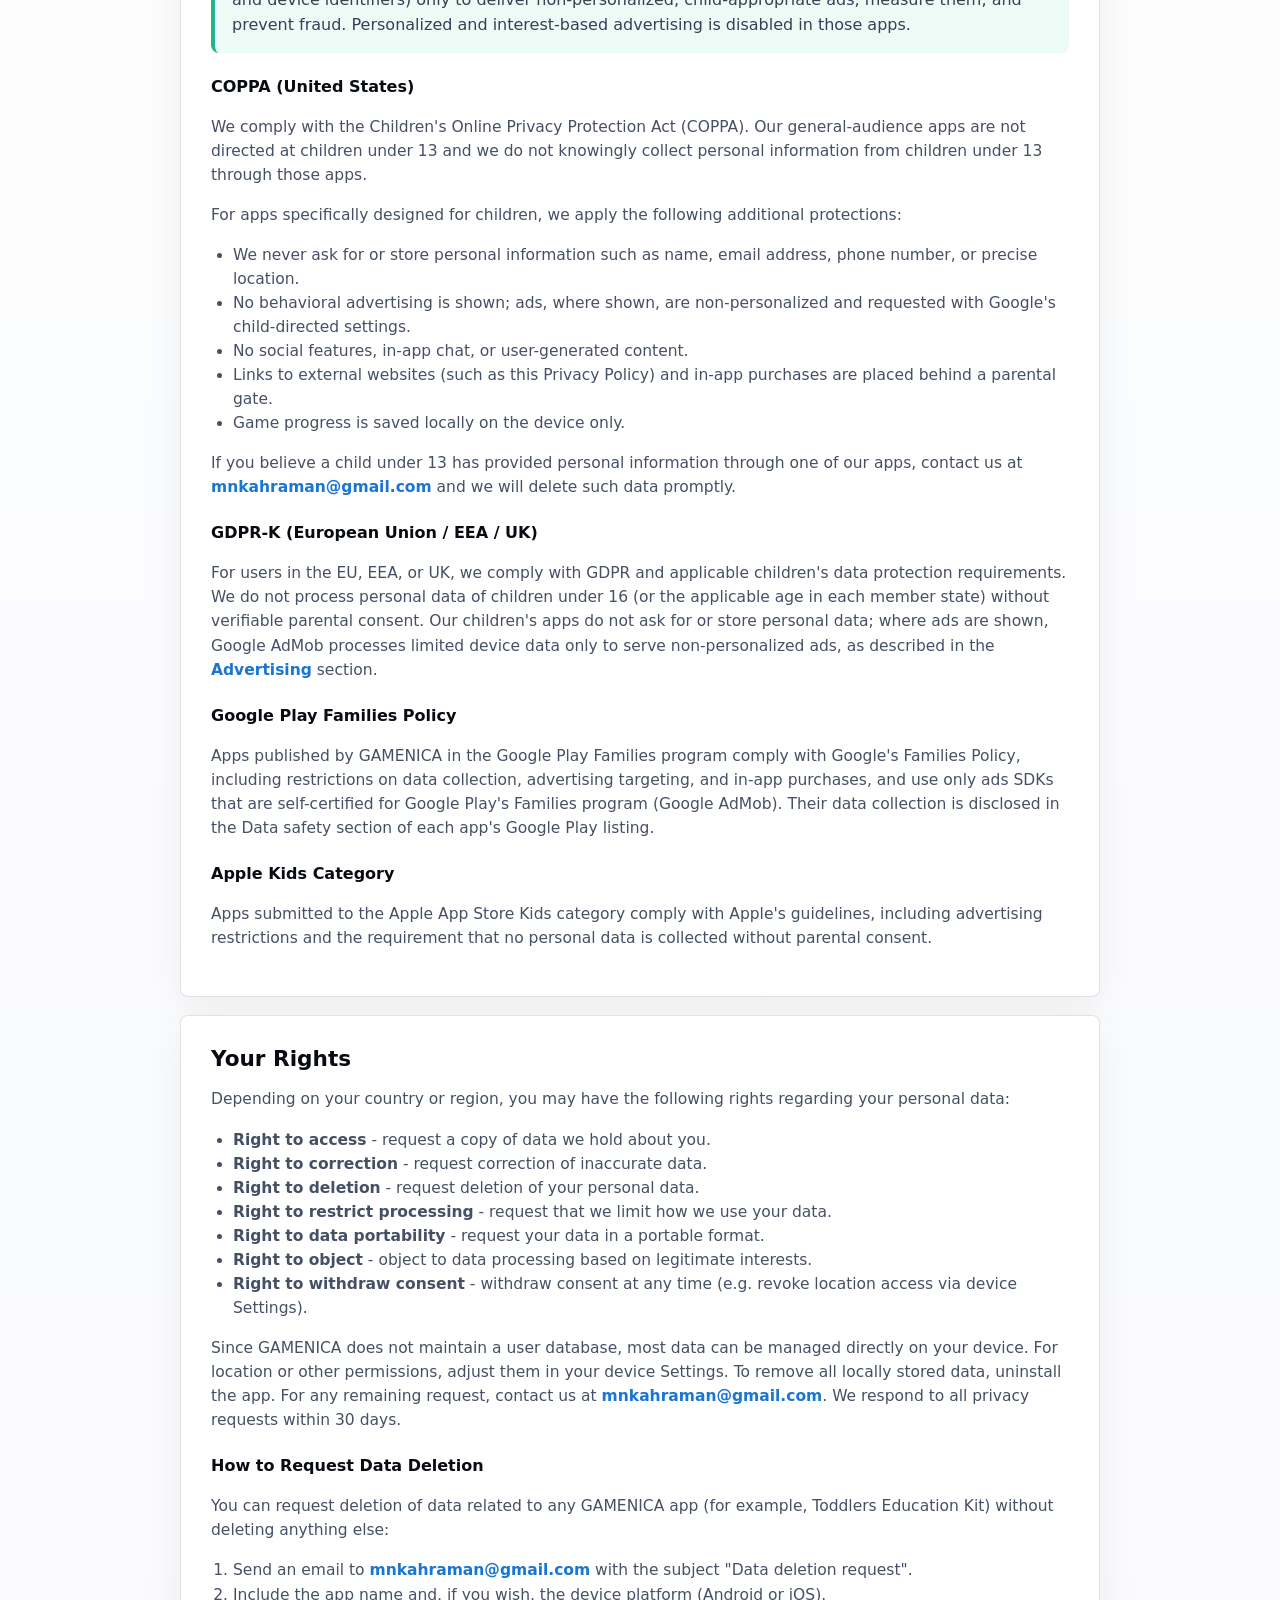
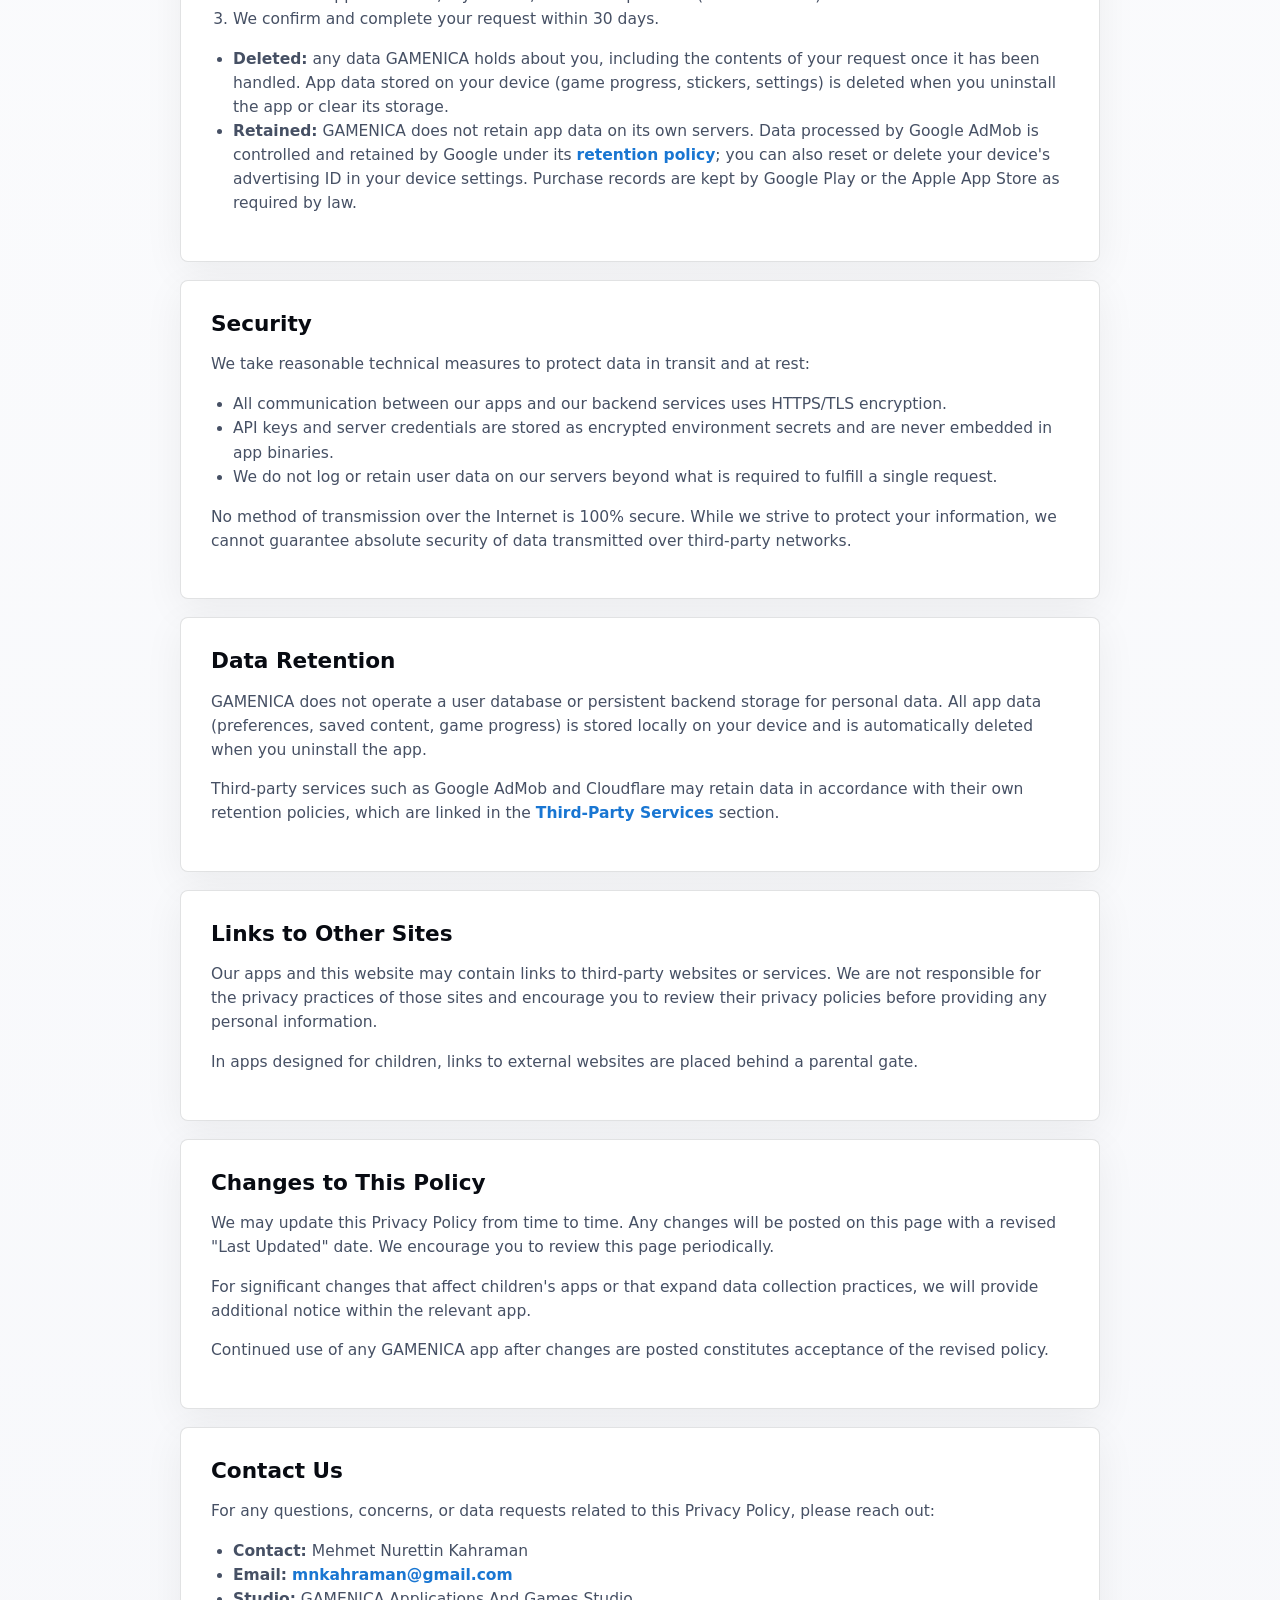
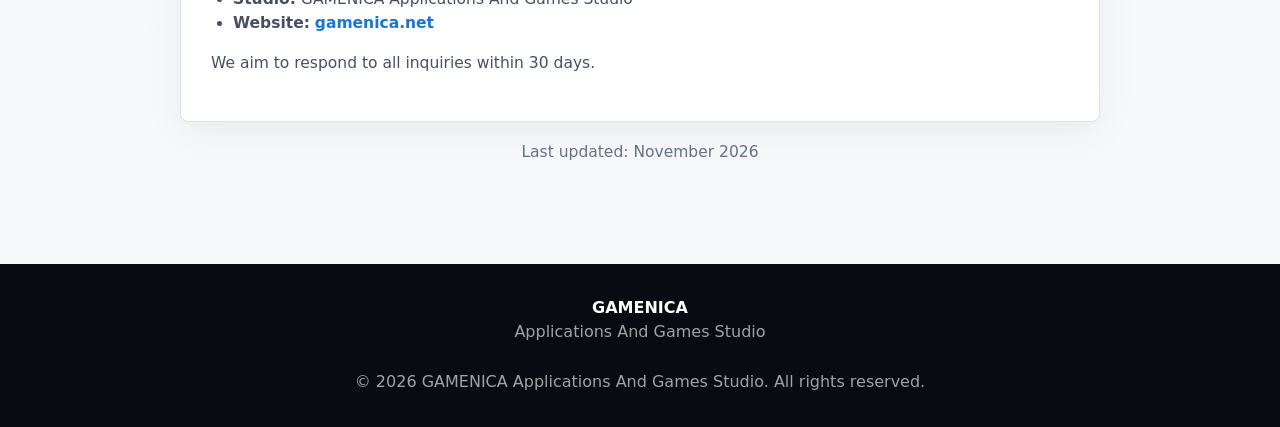
<file: privacy-policy/index.html>
<!DOCTYPE html>
<html lang="en">
<head>
  <meta charset="UTF-8" />
  <meta name="viewport" content="width=device-width, initial-scale=1.0" />
  <title>Privacy Policy | GAMENICA Applications And Games Studio</title>
  <link rel="icon" href="/gamenica1-Photoroom.png" type="image/png" />
  <link rel="apple-touch-icon" href="/gamenica1-Photoroom.png" />
  <link rel="stylesheet" href="/assets/site.css" />
</head>
<body class="privacy-page">

<header class="topbar" aria-label="Site header">
  <div class="topbar-inner">
    <a class="brand" href="/" aria-label="GAMENICA home">
      <img class="brand-mark brand-mark-logo" src="/gamenica1-Photoroom.png" alt="" />
      <span class="brand-word"><strong>GAME</strong><strong>NICA</strong></span>
    </a>
    <button class="menu-toggle" type="button" aria-label="Menu" aria-expanded="false" data-menu-toggle>
      <span></span>
    </button>
    <nav class="nav-links" aria-label="Primary navigation" data-nav-links>
      <a href="/">Home</a>
      <a href="/#apps">Apps</a>
      <a href="/#studio">Studio</a>
      <a href="/#next">Next</a>
      <a href="/support/">Support</a>
      <a href="#contact">Contact</a>
    </nav>
  </div>
</header>

<header class="privacy-hero">
  <div class="studio">GAMENICA</div>
  <h1>Privacy Policy</h1>
  <p>This policy applies to all applications and games published by GAMENICA Applications And Games Studio.</p>
</header>

<nav class="policy-nav">
  <a href="#overview">Overview</a>
  <a href="#data-collected">Data We Collect</a>
  <a href="#how-we-use">How We Use Data</a>
  <a href="#third-party">Third-Party Services</a>
  <a href="#advertising">Advertising</a>
  <a href="#notifications">Notifications</a>
  <a href="#childrens-privacy">Children's Privacy</a>
  <a href="#your-rights">Your Rights</a>
  <a href="#security">Security</a>
  <a href="#contact">Contact</a>
</nav>

<div class="container">

  <!-- OVERVIEW -->
  <div class="section" id="overview">
    <h2>Overview</h2>
    <p>GAMENICA Applications And Games Studio ("GAMENICA", "we", "our", "us") is committed to protecting the privacy of all users of our mobile applications and games. This Privacy Policy describes how we collect, use, and protect information across all of our apps published on the Apple App Store and Google Play.</p>
    <div class="highlight-box green">
      <strong>Our core principle:</strong> We collect only what is necessary for each app to function. We do not sell your personal data to anyone, ever.
    </div>
    <p>By using any GAMENICA application, you agree to the practices described in this policy. If you do not agree, please discontinue use of the app.</p>
  </div>

  <!-- DATA WE COLLECT -->
  <div class="section" id="data-collected">
    <h2>Information We Collect</h2>
    <p>The data collected varies by app. Below is an overview of the categories of data that may be collected across our portfolio.</p>

    <table>
      <tr>
        <th>Data Type</th>
        <th>When Collected</th>
        <th>Where Stored</th>
      </tr>
      <tr>
        <td>Name / Email / Phone</td>
        <td>Never</td>
        <td>&mdash;</td>
      </tr>
      <tr>
        <td>Device location</td>
        <td>Only in apps that require it, with your permission</td>
        <td>Device / forwarded to relevant API</td>
      </tr>
      <tr>
        <td>App preferences &amp; saved content</td>
        <td>Where the feature exists</td>
        <td>Device only</td>
      </tr>
      <tr>
        <td>Microphone audio</td>
        <td>Only in apps with a listening feature (e.g. Harmonica's tuner, blowing out the fire in Fire On Finger), while you have turned it on, with your permission</td>
        <td>Processed on the device in real time; never recorded, stored or transmitted</td>
      </tr>
      <tr>
        <td>Camera images</td>
        <td>Only in apps with a camera feature (e.g. Fireworks Show's Camera mode, Fire On Finger's camera mode with hand tracking, Take the Baton's camera baton, Camera Fireworks' camera modes), while that screen is open, with your permission</td>
        <td>Device only; a photo or video is saved or shared only when you choose to</td>
      </tr>
      <tr>
        <td>Photos you pick</td>
        <td>Only when you choose an image or video from your device (e.g. "Burn your photo" or the screen prank in Fire On Finger, "Gallery" in Camera Fireworks)</td>
        <td>Read on your device only; never copied to our servers or uploaded</td>
      </tr>
      <tr>
        <td>Music files you pick</td>
        <td>Only when you choose a song from your device (e.g. "My music" in Fireworks Show's Show Builder)</td>
        <td>Copied into the app's own storage on your device; never uploaded</td>
      </tr>
      <tr>
        <td>Device identifiers (e.g. app set ID), IP address &amp; approximate location</td>
        <td>Via Google AdMob, only in apps that show ads</td>
        <td>Google servers</td>
      </tr>
      <tr>
        <td>App interactions (e.g. ad views and taps)</td>
        <td>Via Google AdMob, only in apps that show ads</td>
        <td>Google servers</td>
      </tr>
      <tr>
        <td>Crash / diagnostic logs</td>
        <td>Via Apple / Google platform tools, and via Google AdMob in apps that show ads</td>
        <td>Apple / Google servers</td>
      </tr>
      <tr>
        <td>Purchase &amp; subscription status</td>
        <td>Via Adapty, only in apps that offer subscriptions</td>
        <td>Adapty servers</td>
      </tr>
      <tr>
        <td>App events (e.g. app opened, purchase) &amp; basic device information</td>
        <td>Via the Meta SDK, only in apps promoted with Meta ad campaigns; never in apps designed for children</td>
        <td>Meta servers</td>
      </tr>
      <tr>
        <td>Analytics</td>
        <td>Never (we do not integrate general-purpose analytics SDKs; purchase and ad-measurement services are listed above)</td>
        <td>&mdash;</td>
      </tr>
    </table>

    <p>We do not require account registration across any of our apps. We do not collect your name, email address, or any personal identifier directly.</p>
  </div>

  <!-- HOW WE USE DATA -->
  <div class="section" id="how-we-use">
    <h2>How We Use Information</h2>
    <p>Any information collected is used solely to deliver the core functionality of each app. Specifically:</p>
    <ul>
      <li><strong>Location data</strong> - used in real time to provide location-based features (e.g. maps, weather, nearby content). It is not stored on our servers or used for profiling.</li>
      <li><strong>Microphone audio</strong> - Harmonica can listen to the harmonica you play. When you turn the microphone on (tuner, Bend Lab or the "real harmonica" button in lessons, songs and games), the app analyses the sound on your device, in real time and in memory only, to detect the note you are playing. Audio is never recorded, stored or sent to us or to anyone else, and it is not used for advertising. The microphone turns off when you leave that screen or the app goes to the background. You can withdraw the permission at any time in your device settings.</li>
      <li><strong>Camera images</strong> - Fireworks Show can draw fireworks over your camera view (Camera mode). The camera picture is used on your device in real time to show the preview and, when you tap the shutter, to make a photo with fireworks. Nothing is recorded or sent anywhere unless you save or share it yourself. The camera turns off when you leave that screen or the app goes to the background. No audio is recorded. You can withdraw the permission at any time in your device settings.</li>
      <li><strong>Microphone audio (Fire On Finger)</strong> - in Fire On Finger you can blow into the microphone to fan or put out the fire. When you turn this on, the app only measures how loud the sound is, on your device and in real time, to set the strength of the wind. Audio is never recorded, stored or sent to us or to anyone else. The microphone turns off when you turn the feature off or the app goes to the background.</li>
      <li><strong>Camera images and hand tracking (Fire On Finger)</strong> - in camera mode Fire On Finger shows your camera view and puts flames on your fingertips. To find your fingertips, the app runs a hand-tracking model (Google MediaPipe) entirely on your device; camera frames and hand positions are never stored or sent anywhere. The camera turns off when you leave camera mode or the app goes to the background. You can withdraw the permission at any time in your device settings.</li>
      <li><strong>Photos you pick (Fire On Finger)</strong> - when you choose "Burn your photo" or set up the screen prank, you pick an image with the system photo picker. The app reads it on your device to show it burning; it is not copied, uploaded or shared.</li>
      <li><strong>Videos you record (Fire On Finger)</strong> - when you tap record, the app makes a short video of the fire on screen (including the camera view in camera mode) with the app's own sounds; the microphone is not used. The video is created in the app's temporary storage on your device and leaves your device only if you share it yourself.</li>
      <li><strong>Camera images and hand tracking (Take the Baton)</strong> - with the camera baton, Take the Baton shows your camera view and puts a virtual baton in your hand. To follow your hand, the app runs a hand-tracking model (Google MediaPipe) entirely on your device; camera frames and hand positions are never stored or sent anywhere. The camera turns off when you leave the performance or the app goes to the background. You can withdraw the permission at any time in your device settings.</li>
      <li><strong>Camera images, person segmentation and hand tracking (Camera Fireworks)</strong> - Camera Fireworks shows your camera view and draws fireworks over it. With the front camera, the app separates you from the background so the fireworks burst behind you, and in hand mode it follows your hand to place a sparkler on your fingertip; both run Google MediaPipe models entirely on your device. Motion sensors keep the fireworks in place in the sky as you turn the phone. Camera frames, the outline of your body and hand positions are never stored or sent anywhere. The camera turns off when you leave the camera screen or the app goes to the background. You can withdraw the permission at any time in your device settings.</li>
      <li><strong>Photos and videos you pick (Camera Fireworks)</strong> - with "Gallery" you choose a photo or video with the system picker. The app reads it on your device to draw fireworks over it; it is not copied to our servers, uploaded or shared.</li>
      <li><strong>Photos and videos you make (Camera Fireworks)</strong> - when you take a photo or record a video, the app creates it on your device with the app's own sounds and music; the microphone is not used. It is saved to your gallery or shared only when you choose to.</li>
      <li><strong>Performance recordings (Take the Baton)</strong> - when you conduct a piece, the app records the orchestra's own sound (the microphone is not used) into its temporary storage on your device, so you can share it from the results screen. The recording leaves your device only if you share it yourself; it stays in the app's temporary storage, which the system can clear at any time.</li>
      <li><strong>Music files you pick</strong> - in Fireworks Show's Show Builder you can choose a song from your device ("My music"). The app copies that file into its own storage on your device so your show keeps working, and reads its rhythm on the device to place the fireworks on the beat. The file is never uploaded or shared with us or anyone else; deleting the app deletes the copy.</li>
      <li><strong>Locally stored preferences</strong> - used to remember your in-app settings and saved content across sessions.</li>
      <li><strong>Device and ad data (via AdMob)</strong> - used by Google to serve ads, measure ad performance, and prevent fraud and abuse. See the <a href="#advertising">Advertising</a> section for details and opt-out options.</li>
      <li><strong>Purchase and subscription status (via Adapty)</strong> - used to unlock the subscription content you paid for, to restore it on your other devices, and to tell us how many subscriptions are active. It is tied to an anonymous app user ID, not to your name or email.</li>
      <li><strong>App events (via the Meta SDK)</strong> - used to measure which ad campaigns bring people to the app. The apps concerned do not ask for tracking permission and do not collect the advertising identifier; Meta reports the results in aggregate.</li>
    </ul>
    <p>GAMENICA does not use any collected information for its own marketing, profiling, or resale purposes.</p>
  </div>

  <!-- THIRD-PARTY SERVICES -->
  <div class="section" id="third-party">
    <h2>Third-Party Services</h2>
    <p>Some of our apps integrate third-party services to provide their core features. Each third party operates under its own privacy policy.</p>

    <h3>Apple Maps / MapKit</h3>
    <p>Used in apps that include mapping or routing features. Apple may process location data in accordance with their privacy policy: <a href="https://www.apple.com/legal/privacy" target="_blank" rel="noopener">apple.com/legal/privacy</a>.</p>

    <h3>Google Maps / Google APIs</h3>
    <p>Used in apps that require mapping or places data on Android or cross-platform. Google's privacy policy: <a href="https://policies.google.com/privacy" target="_blank" rel="noopener">policies.google.com/privacy</a>.</p>

    <h3>OpenWeatherMap</h3>
    <p>Used in weather-related apps to retrieve weather data. Coordinate data may be forwarded to OpenWeatherMap. Their privacy policy: <a href="https://openweathermap.org/privacy-policy" target="_blank" rel="noopener">openweathermap.org/privacy-policy</a>.</p>

    <h3>Cloudflare</h3>
    <p>Some apps route API requests through Cloudflare infrastructure for security and performance. Cloudflare may log request metadata (IP address, timestamps). Their privacy policy: <a href="https://www.cloudflare.com/privacypolicy/" target="_blank" rel="noopener">cloudflare.com/privacypolicy</a>.</p>

    <h3>Adapty</h3>
    <p>Used in apps that offer subscriptions, to manage the subscription and related purchases. Adapty receives the purchase receipt, the product bought, the subscription status and an anonymous app user ID, so the app can tell whether your access is active. It does not receive your name or email address. Their privacy policy: <a href="https://adapty.io/privacy/" target="_blank" rel="noopener">adapty.io/privacy</a>.</p>

    <h3>Meta (Facebook) SDK</h3>
    <p>Used only in apps we promote with Meta ad campaigns, and never in apps designed for children. The SDK reports app events such as the app being opened, the introduction being finished, a song being listened to the end and a purchase, so Meta can measure the campaign. These apps do not ask for tracking permission, the advertising identifier is not collected, and Meta reports the results in aggregate. Their privacy policy: <a href="https://www.facebook.com/privacy/policy/" target="_blank" rel="noopener">facebook.com/privacy/policy</a>.</p>

    <h3>Google AdMob</h3>
    <p>Used for in-app advertising where applicable. See the <a href="#advertising">Advertising</a> section below.</p>

    <h3>Apple App Store / Google Play</h3>
    <p>Standard platform diagnostics and crash reports may be collected by Apple and Google through their respective developer tools. These are governed by Apple's and Google's own privacy policies.</p>
  </div>

  <!-- ADVERTISING -->
  <div class="section" id="advertising">
    <h2>Advertising</h2>
    <p>Some GAMENICA apps display advertisements served by Google AdMob. When ads are shown, AdMob may collect and share with Google the following data, which is used for advertising, ad measurement, and fraud prevention:</p>
    <ul>
      <li>Device identifiers (IDFA / Android Advertising ID, or an app set ID where the advertising ID is not available)</li>
      <li>IP address and approximate location</li>
      <li>App usage and interaction data (such as ad views and taps)</li>
      <li>Diagnostic information about app and SDK performance</li>
      <li>Device type, OS version, language, and time zone</li>
    </ul>
    <p>This data is encrypted in transit.</p>
    <p>Google's privacy policy: <a href="https://policies.google.com/privacy" target="_blank" rel="noopener">policies.google.com/privacy</a>.</p>

    <h3>Opting Out of Personalized Ads</h3>
    <ul>
      <li><strong>iOS:</strong> Settings &rarr; Privacy &amp; Security &rarr; Tracking &rarr; disable "Allow Apps to Request to Track"</li>
      <li><strong>Android:</strong> Settings &rarr; Google &rarr; Ads &rarr; "Delete advertising ID"</li>
      <li><strong>EU / EEA / UK:</strong> A consent prompt is shown before any personalized ad is served.</li>
    </ul>

    <div class="highlight-box orange">
      <strong>Children's apps:</strong> Any GAMENICA app designated for children uses <strong>non-personalized ads only</strong>. No behavioral or interest-based targeting is applied in those apps. Their ad requests use Google's child-directed settings with a G content rating, and on Android the advertising ID permission is removed.
    </div>
  </div>

  <!-- NOTIFICATIONS -->
  <div class="section" id="notifications">
    <h2>Push Notifications</h2>
    <p>Some GAMENICA apps may request permission to send push notifications (e.g. alerts, reminders, or in-app updates). Where supported:</p>
    <ul>
      <li>Notifications are generated locally on your device and are not transmitted to our servers.</li>
      <li>You can disable notifications at any time in your device's Settings.</li>
      <li>We do not use push notifications to serve advertisements.</li>
    </ul>
  </div>

  <!-- CHILDREN'S PRIVACY -->
  <div class="section" id="childrens-privacy">
    <h2>Children's Privacy</h2>

    <div class="highlight-box green">
      <strong>Apps designed for children never ask players for personal information.</strong> Where such an app shows ads, Google AdMob processes limited device data (such as IP address, approximate location, and device identifiers) only to deliver non-personalized, child-appropriate ads, measure them, and prevent fraud. Personalized and interest-based advertising is disabled in those apps.
    </div>

    <h3>COPPA (United States)</h3>
    <p>We comply with the Children's Online Privacy Protection Act (COPPA). Our general-audience apps are not directed at children under 13 and we do not knowingly collect personal information from children under 13 through those apps.</p>
    <p>For apps specifically designed for children, we apply the following additional protections:</p>
    <ul>
      <li>We never ask for or store personal information such as name, email address, phone number, or precise location.</li>
      <li>No behavioral advertising is shown; ads, where shown, are non-personalized and requested with Google's child-directed settings.</li>
      <li>No social features, in-app chat, or user-generated content.</li>
      <li>Links to external websites (such as this Privacy Policy) and in-app purchases are placed behind a parental gate.</li>
      <li>Game progress is saved locally on the device only.</li>
    </ul>
    <p>If you believe a child under 13 has provided personal information through one of our apps, contact us at <a href="mailto:mnkahraman@gmail.com">mnkahraman@gmail.com</a> and we will delete such data promptly.</p>

    <h3>GDPR-K (European Union / EEA / UK)</h3>
    <p>For users in the EU, EEA, or UK, we comply with GDPR and applicable children's data protection requirements. We do not process personal data of children under 16 (or the applicable age in each member state) without verifiable parental consent. Our children's apps do not ask for or store personal data; where ads are shown, Google AdMob processes limited device data only to serve non-personalized ads, as described in the <a href="#advertising">Advertising</a> section.</p>

    <h3>Google Play Families Policy</h3>
    <p>Apps published by GAMENICA in the Google Play Families program comply with Google's Families Policy, including restrictions on data collection, advertising targeting, and in-app purchases, and use only ads SDKs that are self-certified for Google Play's Families program (Google AdMob). Their data collection is disclosed in the Data safety section of each app's Google Play listing.</p>

    <h3>Apple Kids Category</h3>
    <p>Apps submitted to the Apple App Store Kids category comply with Apple's guidelines, including advertising restrictions and the requirement that no personal data is collected without parental consent.</p>
  </div>

  <!-- YOUR RIGHTS -->
  <div class="section" id="your-rights">
    <h2>Your Rights</h2>
    <p>Depending on your country or region, you may have the following rights regarding your personal data:</p>
    <ul>
      <li><strong>Right to access</strong> - request a copy of data we hold about you.</li>
      <li><strong>Right to correction</strong> - request correction of inaccurate data.</li>
      <li><strong>Right to deletion</strong> - request deletion of your personal data.</li>
      <li><strong>Right to restrict processing</strong> - request that we limit how we use your data.</li>
      <li><strong>Right to data portability</strong> - request your data in a portable format.</li>
      <li><strong>Right to object</strong> - object to data processing based on legitimate interests.</li>
      <li><strong>Right to withdraw consent</strong> - withdraw consent at any time (e.g. revoke location access via device Settings).</li>
    </ul>
    <p>Since GAMENICA does not maintain a user database, most data can be managed directly on your device. For location or other permissions, adjust them in your device Settings. To remove all locally stored data, uninstall the app. For any remaining request, contact us at <a href="mailto:mnkahraman@gmail.com">mnkahraman@gmail.com</a>. We respond to all privacy requests within 30 days.</p>

    <h3 id="data-deletion">How to Request Data Deletion</h3>
    <p>You can request deletion of data related to any GAMENICA app (for example, Toddlers Education Kit) without deleting anything else:</p>
    <ol>
      <li>Send an email to <a href="mailto:mnkahraman@gmail.com?subject=Data%20deletion%20request">mnkahraman@gmail.com</a> with the subject "Data deletion request".</li>
      <li>Include the app name and, if you wish, the device platform (Android or iOS).</li>
      <li>We confirm and complete your request within 30 days.</li>
    </ol>
    <ul>
      <li><strong>Deleted:</strong> any data GAMENICA holds about you, including the contents of your request once it has been handled. App data stored on your device (game progress, stickers, settings) is deleted when you uninstall the app or clear its storage.</li>
      <li><strong>Retained:</strong> GAMENICA does not retain app data on its own servers. Data processed by Google AdMob is controlled and retained by Google under its <a href="https://policies.google.com/technologies/retention" target="_blank" rel="noopener">retention policy</a>; you can also reset or delete your device's advertising ID in your device settings. Purchase records are kept by Google Play or the Apple App Store as required by law.</li>
    </ul>
  </div>

  <!-- SECURITY -->
  <div class="section" id="security">
    <h2>Security</h2>
    <p>We take reasonable technical measures to protect data in transit and at rest:</p>
    <ul>
      <li>All communication between our apps and our backend services uses HTTPS/TLS encryption.</li>
      <li>API keys and server credentials are stored as encrypted environment secrets and are never embedded in app binaries.</li>
      <li>We do not log or retain user data on our servers beyond what is required to fulfill a single request.</li>
    </ul>
    <p>No method of transmission over the Internet is 100% secure. While we strive to protect your information, we cannot guarantee absolute security of data transmitted over third-party networks.</p>
  </div>

  <!-- DATA RETENTION -->
  <div class="section">
    <h2>Data Retention</h2>
    <p>GAMENICA does not operate a user database or persistent backend storage for personal data. All app data (preferences, saved content, game progress) is stored locally on your device and is automatically deleted when you uninstall the app.</p>
    <p>Third-party services such as Google AdMob and Cloudflare may retain data in accordance with their own retention policies, which are linked in the <a href="#third-party">Third-Party Services</a> section.</p>
  </div>

  <!-- EXTERNAL LINKS -->
  <div class="section">
    <h2>Links to Other Sites</h2>
    <p>Our apps and this website may contain links to third-party websites or services. We are not responsible for the privacy practices of those sites and encourage you to review their privacy policies before providing any personal information.</p>
    <p>In apps designed for children, links to external websites are placed behind a parental gate.</p>
  </div>

  <!-- CHANGES -->
  <div class="section">
    <h2>Changes to This Policy</h2>
    <p>We may update this Privacy Policy from time to time. Any changes will be posted on this page with a revised "Last Updated" date. We encourage you to review this page periodically.</p>
    <p>For significant changes that affect children's apps or that expand data collection practices, we will provide additional notice within the relevant app.</p>
    <p>Continued use of any GAMENICA app after changes are posted constitutes acceptance of the revised policy.</p>
  </div>

  <!-- CONTACT -->
  <div class="section" id="contact">
    <h2>Contact Us</h2>
    <p>For any questions, concerns, or data requests related to this Privacy Policy, please reach out:</p>
    <ul>
      <li><strong>Contact:</strong> Mehmet Nurettin Kahraman</li>
      <li><strong>Email:</strong> <a href="mailto:mnkahraman@gmail.com">mnkahraman@gmail.com</a></li>
      <li><strong>Studio:</strong> GAMENICA Applications And Games Studio</li>
      <li><strong>Website:</strong> <a href="https://gamenica.net" target="_blank" rel="noopener">gamenica.net</a></li>
    </ul>
    <p>We aim to respond to all inquiries within 30 days.</p>
  </div>

  <p class="updated">Last updated: November 2026</p>

</div>

<footer>
  <strong>GAMENICA</strong><br>
  <span>Applications And Games Studio</span><br><br>
  <span>&copy; 2026 GAMENICA Applications And Games Studio. All rights reserved.</span>
</footer>

<script src="/assets/site.js"></script>
</body>
</html>
</file>
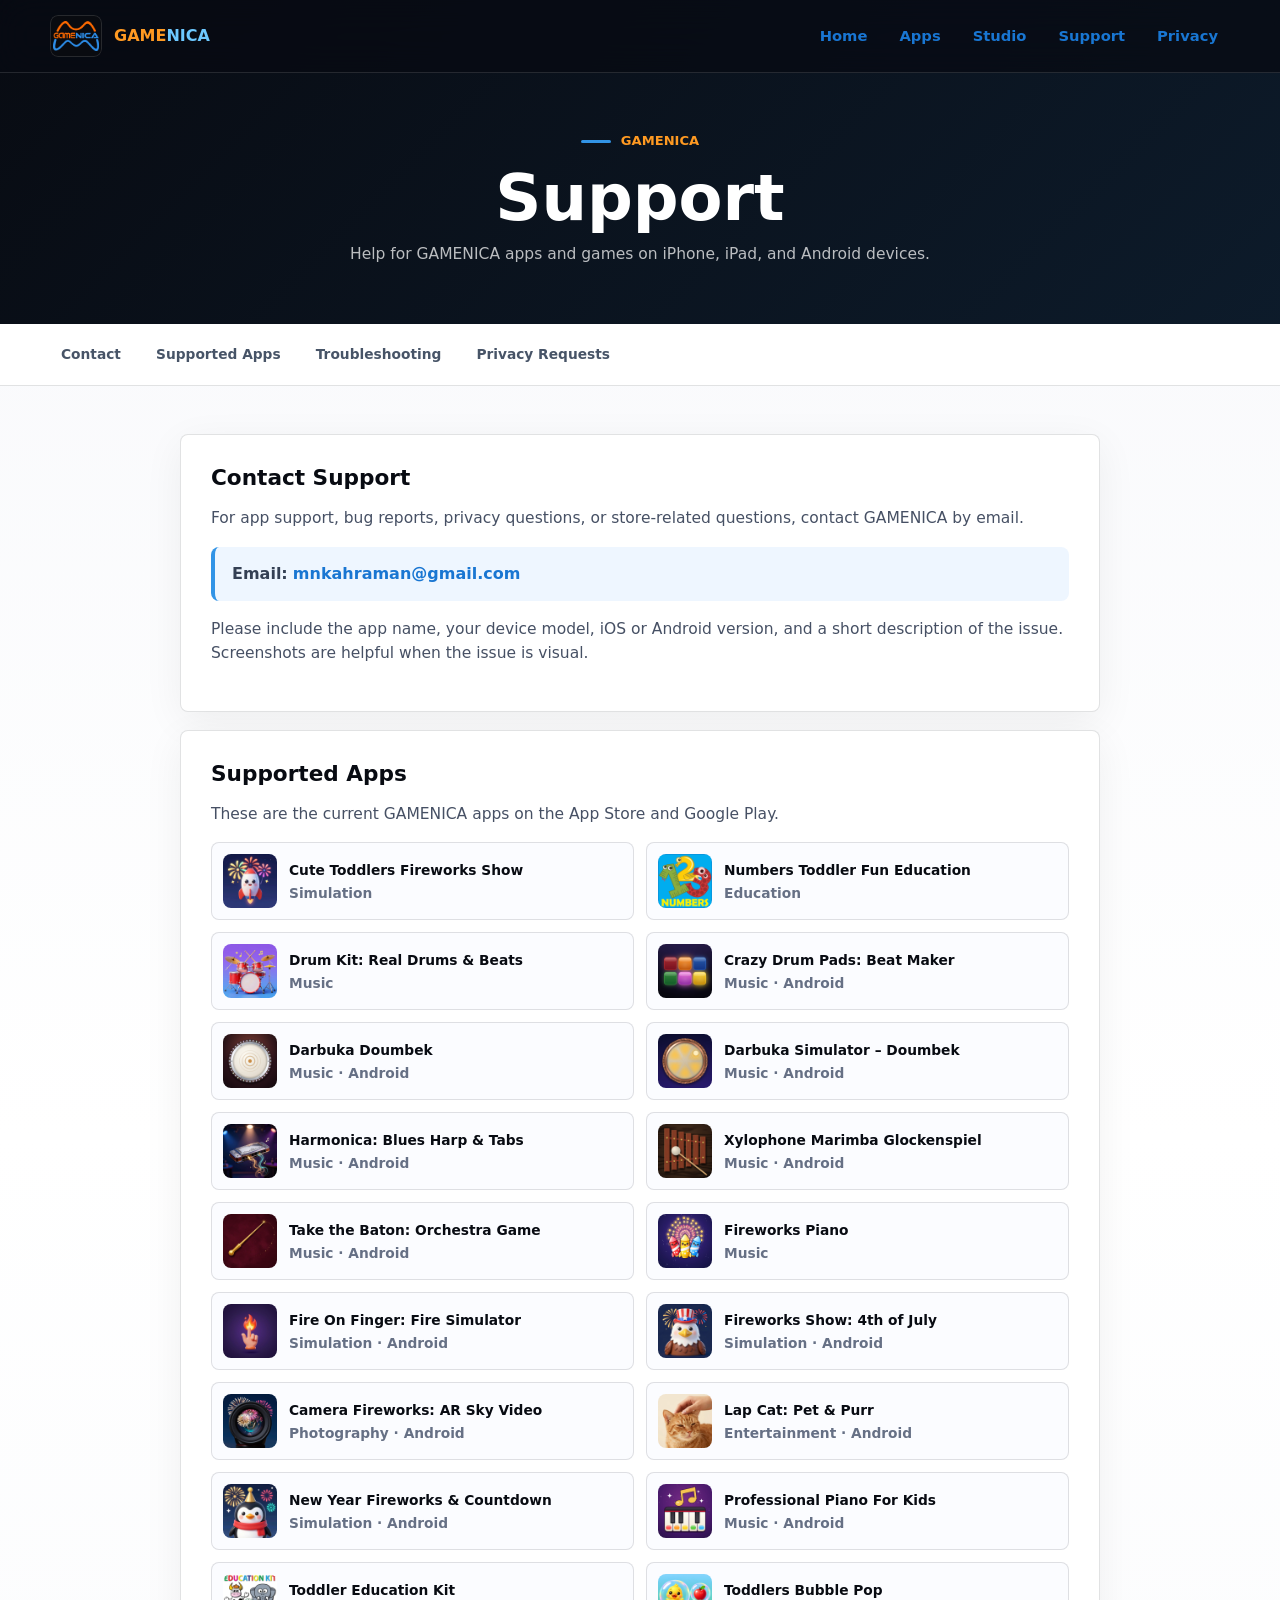
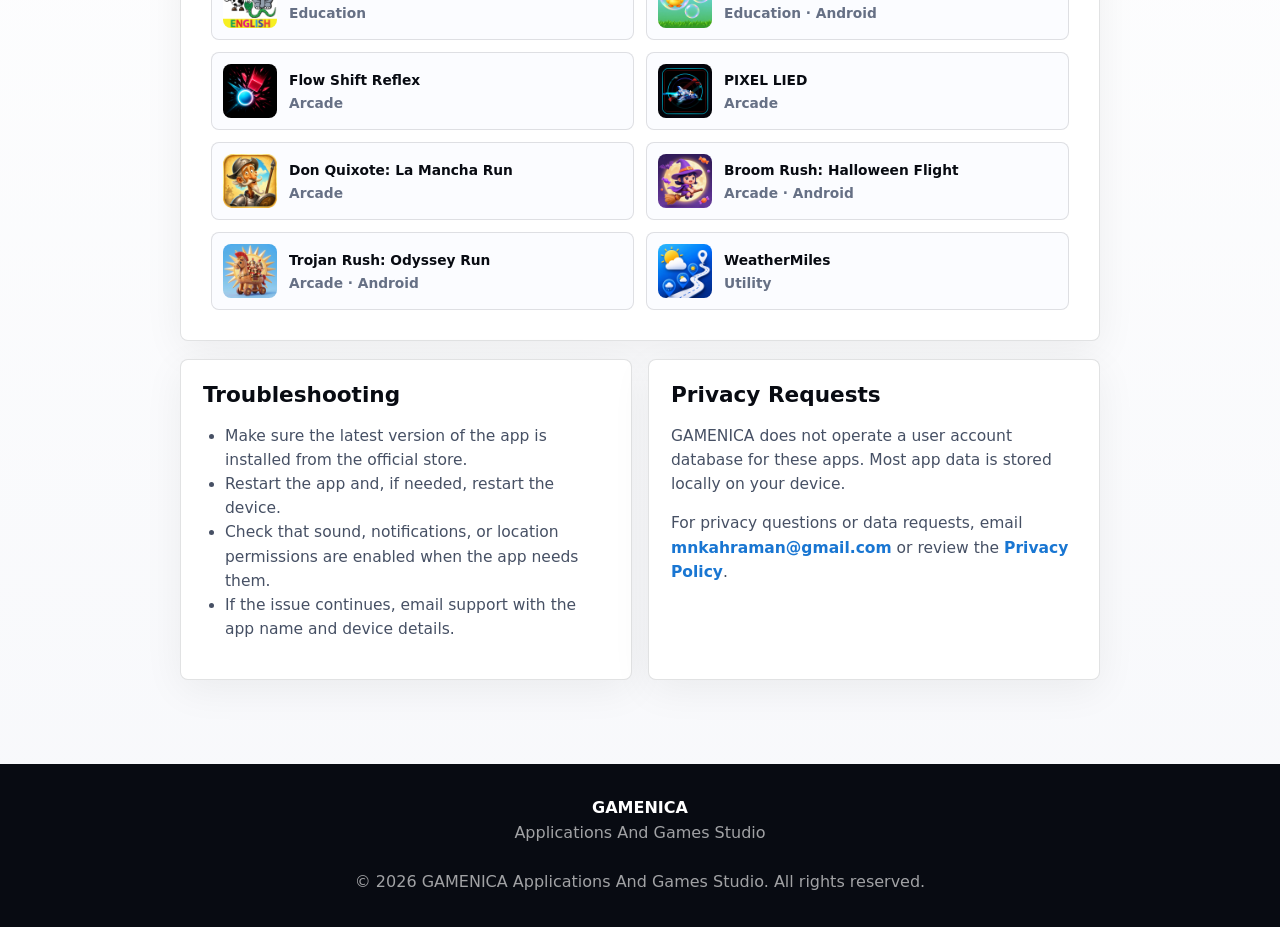
<file: support/index.html>
<!DOCTYPE html>
<html lang="en">
<head>
  <meta charset="UTF-8" />
  <meta name="viewport" content="width=device-width, initial-scale=1.0" />
  <meta name="description" content="Get support for GAMENICA mobile apps and games on iOS and Android." />
  <title>Support | GAMENICA</title>
  <link rel="icon" href="/gamenica1-Photoroom.png" type="image/png" />
  <link rel="apple-touch-icon" href="/gamenica1-Photoroom.png" />
  <link rel="stylesheet" href="/assets/site.css" />
</head>
<body class="privacy-page support-page">

<header class="topbar" aria-label="Site header">
  <div class="topbar-inner">
    <a class="brand" href="/" aria-label="GAMENICA home">
      <img class="brand-mark brand-mark-logo" src="/gamenica1-Photoroom.png" alt="" />
      <span class="brand-word"><strong>GAME</strong><strong>NICA</strong></span>
    </a>
    <button class="menu-toggle" type="button" aria-label="Menu" aria-expanded="false" data-menu-toggle>
      <span></span>
    </button>
    <nav class="nav-links" aria-label="Primary navigation" data-nav-links>
      <a href="/">Home</a>
      <a href="/#apps">Apps</a>
      <a href="/#studio">Studio</a>
      <a href="/support/">Support</a>
      <a href="/privacy-policy/">Privacy</a>
    </nav>
  </div>
</header>

<header class="privacy-hero">
  <div class="studio">GAMENICA</div>
  <h1>Support</h1>
  <p>Help for GAMENICA apps and games on iPhone, iPad, and Android devices.</p>
</header>

<nav class="policy-nav">
  <a href="#contact">Contact</a>
  <a href="#apps">Supported Apps</a>
  <a href="#troubleshooting">Troubleshooting</a>
  <a href="#privacy">Privacy Requests</a>
</nav>

<main class="container">
  <section class="section" id="contact">
    <h2>Contact Support</h2>
    <p>For app support, bug reports, privacy questions, or store-related questions, contact GAMENICA by email.</p>
    <div class="highlight-box">
      <strong>Email:</strong> <a href="mailto:mnkahraman@gmail.com">mnkahraman@gmail.com</a>
    </div>
    <p>Please include the app name, your device model, iOS or Android version, and a short description of the issue. Screenshots are helpful when the issue is visual.</p>
  </section>

  <section class="section" id="apps">
    <h2>Supported Apps</h2>
    <p>These are the current GAMENICA apps on the App Store and Google Play.</p>
    <div class="support-app-list">
      <a class="support-app" href="https://apps.apple.com/us/app/cute-toddlers-fireworks-show/id1065276690?uo=4" target="_blank" rel="noopener">
        <img src="/assets/app-icons/cute-toddlers-fireworks-show.jpg" alt="Cute Toddlers Fireworks Show app icon" loading="lazy" />
        <span><strong>Cute Toddlers Fireworks Show</strong><span>Simulation</span></span>
      </a>
      <a class="support-app" href="https://apps.apple.com/us/app/numbers-toddler-fun-education/id1067315192?uo=4" target="_blank" rel="noopener">
        <img src="/assets/app-icons/numbers-toddler-fun-education.jpg" alt="Numbers Toddler Fun Education app icon" loading="lazy" />
        <span><strong>Numbers Toddler Fun Education</strong><span>Education</span></span>
      </a>
      <a class="support-app" href="https://apps.apple.com/us/app/drum-kit-real-drums-beats/id1066821099?uo=4" target="_blank" rel="noopener">
        <img src="/assets/app-icons/drum-kit-real-drums-beats.jpg" alt="Drum Kit: Real Drums &amp; Beats app icon" loading="lazy" />
        <span><strong>Drum Kit: Real Drums &amp; Beats</strong><span>Music</span></span>
      </a>
      <a class="support-app" href="https://play.google.com/store/apps/details?id=tr.com.mnk.nurettin.crazydrumpads" target="_blank" rel="noopener">
        <img src="/assets/app-icons/crazy-drum-pads-beat-maker.jpg" alt="Crazy Drum Pads: Beat Maker app icon" loading="lazy" />
        <span><strong>Crazy Drum Pads: Beat Maker</strong><span>Music &middot; Android</span></span>
      </a>
      <a class="support-app" href="https://play.google.com/store/apps/details?id=tr.com.mnk.nurettin.darbukadoumbek" target="_blank" rel="noopener">
        <img src="/assets/app-icons/darbuka-doumbek.jpg" alt="Darbuka Doumbek app icon" loading="lazy" />
        <span><strong>Darbuka Doumbek</strong><span>Music &middot; Android</span></span>
      </a>
      <a class="support-app" href="https://play.google.com/store/apps/details?id=tr.com.mnk.nurettin.realdarbukadoumbek" target="_blank" rel="noopener">
        <img src="/assets/app-icons/darbuka-simulator-doumbek.jpg" alt="Darbuka Simulator &ndash; Doumbek app icon" loading="lazy" />
        <span><strong>Darbuka Simulator &ndash; Doumbek</strong><span>Music &middot; Android</span></span>
      </a>
      <a class="support-app" href="https://play.google.com/store/apps/details?id=tr.com.mnk.nurettin.harmonicac" target="_blank" rel="noopener">
        <img src="/assets/app-icons/harmonica-blues-harp-tabs.jpg" alt="Harmonica: Blues Harp &amp; Tabs app icon" loading="lazy" />
        <span><strong>Harmonica: Blues Harp &amp; Tabs</strong><span>Music &middot; Android</span></span>
      </a>
      <a class="support-app" href="https://play.google.com/store/apps/details?id=tr.com.mnk.nurettin.fireworksxylophone" target="_blank" rel="noopener">
        <img src="/assets/app-icons/xylophone-marimba-glockenspiel.jpg" alt="Xylophone Marimba Glockenspiel app icon" loading="lazy" />
        <span><strong>Xylophone Marimba Glockenspiel</strong><span>Music &middot; Android</span></span>
      </a>
      <a class="support-app" href="https://play.google.com/store/apps/details?id=com.gamenica.orchestra" target="_blank" rel="noopener">
        <img src="/assets/app-icons/take-the-baton-orchestra-game.jpg" alt="Take the Baton: Orchestra Game app icon" loading="lazy" />
        <span><strong>Take the Baton: Orchestra Game</strong><span>Music &middot; Android</span></span>
      </a>
      <a class="support-app" href="https://apps.apple.com/us/app/fireworks-piano/id1066723099?uo=4" target="_blank" rel="noopener">
        <img src="/assets/app-icons/fireworks-piano.jpg" alt="Fireworks Piano app icon" loading="lazy" />
        <span><strong>Fireworks Piano</strong><span>Music</span></span>
      </a>
      <a class="support-app" href="https://play.google.com/store/apps/details?id=tr.com.mnk.nurettin.fireonfinger" target="_blank" rel="noopener">
        <img src="/assets/app-icons/fire-on-finger-fire-simulator.jpg" alt="Fire On Finger: Fire Simulator app icon" loading="lazy" />
        <span><strong>Fire On Finger: Fire Simulator</strong><span>Simulation &middot; Android</span></span>
      </a>
      <a class="support-app" href="https://play.google.com/store/apps/details?id=tr.com.gamenica.nurettink.fourthofjulyfireworksshow" target="_blank" rel="noopener">
        <img src="/assets/app-icons/fireworks-show-4th-of-july.jpg" alt="Fireworks Show: 4th of July app icon" loading="lazy" />
        <span><strong>Fireworks Show: 4th of July</strong><span>Simulation &middot; Android</span></span>
      </a>
      <a class="support-app" href="https://play.google.com/store/apps/details?id=com.gamenica.camerafireworks" target="_blank" rel="noopener">
        <img src="/assets/app-icons/camera-fireworks-ar-sky-video.jpg" alt="Camera Fireworks: AR Sky Video app icon" loading="lazy" />
        <span><strong>Camera Fireworks: AR Sky Video</strong><span>Photography &middot; Android</span></span>
      </a>
      <a class="support-app" href="https://play.google.com/store/apps/details?id=com.gamenica.lapcat" target="_blank" rel="noopener">
        <img src="/assets/app-icons/lap-cat-pet-purr.jpg" alt="Lap Cat: Pet &amp; Purr app icon" loading="lazy" />
        <span><strong>Lap Cat: Pet &amp; Purr</strong><span>Entertainment &middot; Android</span></span>
      </a>
      <a class="support-app" href="https://play.google.com/store/apps/details?id=tr.com.gamenica.nurettink.christmasfireworksshow" target="_blank" rel="noopener">
        <img src="/assets/app-icons/new-year-fireworks-countdown.jpg" alt="New Year Fireworks &amp; Countdown app icon" loading="lazy" />
        <span><strong>New Year Fireworks &amp; Countdown</strong><span>Simulation &middot; Android</span></span>
      </a>
      <a class="support-app" href="https://play.google.com/store/apps/details?id=tr.com.gamenica.professionalpianoforkids" target="_blank" rel="noopener">
        <img src="/assets/app-icons/professional-piano-for-kids.jpg" alt="Professional Piano For Kids app icon" loading="lazy" />
        <span><strong>Professional Piano For Kids</strong><span>Music &middot; Android</span></span>
      </a>
      <a class="support-app" href="https://apps.apple.com/us/app/toddler-education-kit/id1065374341?uo=4" target="_blank" rel="noopener">
        <img src="/assets/app-icons/toddler-education-kit.jpg" alt="Toddler Education Kit app icon" loading="lazy" />
        <span><strong>Toddler Education Kit</strong><span>Education</span></span>
      </a>
      <a class="support-app" href="https://play.google.com/store/apps/details?id=tr.com.mnk.nurettin.bubblecatchpop" target="_blank" rel="noopener">
        <img src="/assets/app-icons/toddlers-bubble-pop.jpg" alt="Toddlers Bubble Pop app icon" loading="lazy" />
        <span><strong>Toddlers Bubble Pop</strong><span>Education &middot; Android</span></span>
      </a>
      <a class="support-app" href="https://apps.apple.com/us/app/flow-shift-reflex/id6770658225?uo=4" target="_blank" rel="noopener">
        <img src="/assets/app-icons/flow-shift-reflex.jpg" alt="Flow Shift Reflex app icon" loading="lazy" />
        <span><strong>Flow Shift Reflex</strong><span>Arcade</span></span>
      </a>
      <a class="support-app" href="https://apps.apple.com/us/app/pixel-lied/id6776135417?uo=4" target="_blank" rel="noopener">
        <img src="/assets/app-icons/pixel-lied.jpg" alt="PIXEL LIED app icon" loading="lazy" />
        <span><strong>PIXEL LIED</strong><span>Arcade</span></span>
      </a>
      <a class="support-app" href="https://apps.apple.com/us/app/don-quixote-la-mancha-run/id6782937128?uo=4" target="_blank" rel="noopener">
        <img src="/assets/app-icons/don-quixote-la-mancha-run.jpg" alt="Don Quixote: La Mancha Run app icon" loading="lazy" />
        <span><strong>Don Quixote: La Mancha Run</strong><span>Arcade</span></span>
      </a>
      <a class="support-app" href="https://play.google.com/store/apps/details?id=com.gamenica.broomrush" target="_blank" rel="noopener">
        <img src="/assets/app-icons/broom-rush-halloween-flight.jpg" alt="Broom Rush: Halloween Flight app icon" loading="lazy" />
        <span><strong>Broom Rush: Halloween Flight</strong><span>Arcade &middot; Android</span></span>
      </a>
      <a class="support-app" href="https://play.google.com/store/apps/details?id=com.gamenica.trojanrush" target="_blank" rel="noopener">
        <img src="/assets/app-icons/trojan-rush-odyssey-run.jpg" alt="Trojan Rush: Odyssey Run app icon" loading="lazy" />
        <span><strong>Trojan Rush: Odyssey Run</strong><span>Arcade &middot; Android</span></span>
      </a>
      <a class="support-app" href="https://apps.apple.com/us/app/weathermiles/id6767884397?uo=4" target="_blank" rel="noopener">
        <img src="/assets/app-icons/weathermiles.jpg" alt="WeatherMiles app icon" loading="lazy" />
        <span><strong>WeatherMiles</strong><span>Utility</span></span>
      </a>
    </div>
  </section>

  <div class="support-grid">
    <section class="support-card" id="troubleshooting">
      <h2>Troubleshooting</h2>
      <ul>
        <li>Make sure the latest version of the app is installed from the official store.</li>
        <li>Restart the app and, if needed, restart the device.</li>
        <li>Check that sound, notifications, or location permissions are enabled when the app needs them.</li>
        <li>If the issue continues, email support with the app name and device details.</li>
      </ul>
    </section>

    <section class="support-card" id="privacy">
      <h2>Privacy Requests</h2>
      <p>GAMENICA does not operate a user account database for these apps. Most app data is stored locally on your device.</p>
      <p>For privacy questions or data requests, email <a href="mailto:mnkahraman@gmail.com">mnkahraman@gmail.com</a> or review the <a href="/privacy-policy/">Privacy Policy</a>.</p>
    </section>
  </div>
</main>

<footer>
  <strong>GAMENICA</strong><br>
  <span>Applications And Games Studio</span><br><br>
  <span>&copy; 2026 GAMENICA Applications And Games Studio. All rights reserved.</span>
</footer>

<script src="/assets/site.js"></script>
</body>
</html>
</file>
<file: assets/site.css>
:root {
  --ink: #080b12;
  --ink-2: #101521;
  --paper: #f7f8fb;
  --white: #ffffff;
  --muted: #667085;
  --line: rgba(10, 16, 28, 0.12);
  --orange: #ff6a00;
  --orange-2: #ff9a22;
  --blue: #3294e6;
  --blue-2: #6dc8ff;
  --green: #1fb58f;
  --violet: #7357ff;
  --shadow: 0 22px 70px rgba(8, 11, 18, 0.14);
}

* {
  box-sizing: border-box;
}

html {
  scroll-behavior: smooth;
}

body {
  margin: 0;
  font-family: Inter, ui-sans-serif, system-ui, -apple-system, BlinkMacSystemFont, "Segoe UI", sans-serif;
  color: var(--ink);
  background: var(--paper);
  line-height: 1.55;
}

body.menu-open {
  overflow: hidden;
}

a {
  color: inherit;
  text-decoration: none;
}

img,
svg {
  max-width: 100%;
  display: block;
}

button,
input {
  font: inherit;
}

.site-shell {
  min-height: 100vh;
  overflow: hidden;
}

.topbar {
  position: fixed;
  top: 0;
  left: 0;
  right: 0;
  z-index: 40;
  border-bottom: 1px solid rgba(255, 255, 255, 0.12);
  background: rgba(8, 11, 18, 0.72);
  backdrop-filter: blur(18px);
  color: var(--white);
}

.topbar-inner {
  width: min(1180px, calc(100% - 32px));
  height: 72px;
  margin: 0 auto;
  display: flex;
  align-items: center;
  justify-content: space-between;
  gap: 22px;
}

.brand {
  display: inline-flex;
  align-items: center;
  gap: 12px;
  min-width: 0;
  font-weight: 900;
}

.brand-mark {
  width: 42px;
  height: 42px;
  border-radius: 8px;
  background: #090b10;
  padding: 6px;
  box-shadow: inset 0 0 0 1px rgba(255, 255, 255, 0.12);
}

.brand-mark-logo {
  width: 52px;
  object-fit: contain;
  padding: 3px;
}

.brand-word {
  font-size: 1rem;
  letter-spacing: 0;
}

.brand-word strong:first-child {
  color: var(--orange-2);
}

.brand-word strong:last-child {
  color: var(--blue-2);
}

.nav-links {
  display: flex;
  align-items: center;
  gap: 8px;
}

.nav-links a {
  padding: 10px 12px;
  border-radius: 8px;
  color: rgba(255, 255, 255, 0.76);
  font-size: 0.92rem;
  font-weight: 750;
}

.nav-links a:hover,
.nav-links a:focus-visible {
  color: var(--white);
  background: rgba(255, 255, 255, 0.1);
}

.menu-toggle {
  display: none;
  width: 44px;
  height: 44px;
  border: 1px solid rgba(255, 255, 255, 0.18);
  border-radius: 8px;
  background: rgba(255, 255, 255, 0.08);
  color: var(--white);
  cursor: pointer;
}

.menu-toggle span,
.menu-toggle::before,
.menu-toggle::after {
  content: "";
  display: block;
  width: 20px;
  height: 2px;
  margin: 5px auto;
  background: currentColor;
  border-radius: 99px;
}

.hero {
  position: relative;
  min-height: 88vh;
  display: grid;
  align-items: center;
  padding: 112px 0 70px;
  color: var(--white);
  background:
    linear-gradient(180deg, rgba(8, 11, 18, 0.86), rgba(8, 11, 18, 0.72) 45%, rgba(8, 11, 18, 0.94)),
    #080b12;
}

#playfield {
  position: absolute;
  inset: 0;
  width: 100%;
  height: 100%;
  pointer-events: none;
}

.hero::after {
  content: "";
  position: absolute;
  inset: auto 0 0;
  height: 190px;
  background: linear-gradient(180deg, rgba(8, 11, 18, 0), var(--paper));
}

.hero-content {
  position: relative;
  z-index: 2;
  width: min(1180px, calc(100% - 32px));
  margin: 0 auto;
  padding-top: 20px;
}

.hero-logo {
  width: min(420px, 78vw);
  margin-bottom: 30px;
  filter: drop-shadow(0 24px 46px rgba(0, 0, 0, 0.46));
}

.eyebrow {
  display: inline-flex;
  align-items: center;
  gap: 9px;
  margin: 0 0 18px;
  color: rgba(255, 255, 255, 0.78);
  font-size: 0.86rem;
  font-weight: 800;
  text-transform: uppercase;
}

.eyebrow::before {
  content: "";
  width: 34px;
  height: 3px;
  border-radius: 99px;
  background: linear-gradient(90deg, var(--orange), var(--blue));
}

.hero h1 {
  max-width: 860px;
  margin: 0;
  font-size: clamp(3.2rem, 8vw, 7.7rem);
  line-height: 0.92;
  letter-spacing: 0;
}

.hero h1 span {
  color: var(--blue-2);
}

.hero-copy {
  max-width: 700px;
  margin: 24px 0 0;
  color: rgba(255, 255, 255, 0.8);
  font-size: 1.16rem;
}

.hero-actions {
  display: flex;
  flex-wrap: wrap;
  gap: 12px;
  margin-top: 34px;
}

.btn {
  display: inline-flex;
  align-items: center;
  justify-content: center;
  min-height: 48px;
  padding: 12px 18px;
  border: 1px solid transparent;
  border-radius: 8px;
  font-weight: 850;
  cursor: pointer;
  transition: transform 180ms ease, border-color 180ms ease, background 180ms ease;
}

.btn:hover {
  transform: translateY(-2px);
}

.btn-primary {
  background: linear-gradient(135deg, var(--orange), var(--orange-2));
  color: #180800;
  box-shadow: 0 18px 46px rgba(255, 106, 0, 0.32);
}

.btn-secondary {
  color: var(--white);
  border-color: rgba(255, 255, 255, 0.18);
  background: rgba(255, 255, 255, 0.08);
}

.btn-blue {
  color: #041322;
  background: linear-gradient(135deg, var(--blue), var(--blue-2));
}

.hero-metrics {
  display: grid;
  grid-template-columns: repeat(3, minmax(0, 1fr));
  gap: 12px;
  width: min(650px, 100%);
  margin-top: 52px;
}

.metric {
  border-left: 3px solid var(--blue);
  padding: 10px 0 10px 14px;
}

.metric:nth-child(2) {
  border-left-color: var(--orange);
}

.metric:nth-child(3) {
  border-left-color: var(--green);
}

.metric strong {
  display: block;
  color: var(--white);
  font-size: 1.4rem;
}

.metric span {
  color: rgba(255, 255, 255, 0.62);
  font-size: 0.88rem;
}

.section {
  padding: 88px 0;
}

.section.dark {
  background: var(--ink);
  color: var(--white);
}

.wrap {
  width: min(1180px, calc(100% - 32px));
  margin: 0 auto;
}

.section-head {
  display: flex;
  align-items: end;
  justify-content: space-between;
  gap: 30px;
  margin-bottom: 34px;
}

.kicker {
  margin: 0 0 10px;
  color: var(--orange);
  font-weight: 900;
  text-transform: uppercase;
  font-size: 0.8rem;
}

.section h2 {
  margin: 0;
  max-width: 720px;
  font-size: clamp(2rem, 4vw, 4rem);
  line-height: 1;
  letter-spacing: 0;
}

.section-lead {
  max-width: 440px;
  margin: 0;
  color: var(--muted);
}

.dark .section-lead {
  color: rgba(255, 255, 255, 0.64);
}

.filters {
  display: flex;
  flex-wrap: wrap;
  gap: 10px;
  margin-bottom: 24px;
}

.filter-btn {
  min-height: 40px;
  border: 1px solid var(--line);
  border-radius: 8px;
  padding: 8px 13px;
  background: var(--white);
  color: var(--ink);
  font-weight: 850;
  cursor: pointer;
}

.filter-btn.is-active {
  background: var(--ink);
  color: var(--white);
  border-color: var(--ink);
}

.app-grid {
  display: grid;
  grid-template-columns: repeat(3, minmax(0, 1fr));
  gap: 16px;
}

.app-card {
  position: relative;
  min-height: 360px;
  display: flex;
  flex-direction: column;
  gap: 18px;
  padding: 22px;
  border: 1px solid var(--line);
  border-radius: 8px;
  background: var(--white);
  box-shadow: 0 8px 30px rgba(8, 11, 18, 0.07);
  overflow: hidden;
}

.app-card::before {
  content: "";
  position: absolute;
  inset: 0 0 auto;
  height: 7px;
  background: linear-gradient(90deg, var(--card-a), var(--card-b));
}

.app-card[hidden] {
  display: none;
}

.app-icon {
  width: 70px;
  height: 70px;
  display: grid;
  place-items: center;
  border-radius: 8px;
  color: var(--white);
  background: linear-gradient(135deg, var(--card-a), var(--card-b));
  box-shadow: 0 16px 36px color-mix(in srgb, var(--card-a) 30%, transparent);
}

.app-icon svg {
  width: 38px;
  height: 38px;
  stroke-width: 1.9;
}

.app-icon-image {
  object-fit: cover;
  background: var(--white);
  padding: 0;
}

.app-meta {
  display: flex;
  flex-wrap: wrap;
  gap: 7px;
}

.pill {
  display: inline-flex;
  align-items: center;
  min-height: 25px;
  padding: 4px 8px;
  border-radius: 8px;
  background: rgba(8, 11, 18, 0.06);
  color: #475467;
  font-size: 0.78rem;
  font-weight: 800;
}

.app-card h3 {
  margin: 0;
  font-size: 1.45rem;
  line-height: 1.1;
  letter-spacing: 0;
}

.app-card p {
  margin: 0;
  color: #586174;
}

.card-actions {
  display: flex;
  flex-wrap: wrap;
  gap: 9px;
  margin-top: auto;
}

.store-link {
  display: inline-flex;
  align-items: center;
  min-height: 40px;
  padding: 9px 12px;
  border-radius: 8px;
  background: var(--ink);
  color: var(--white);
  font-size: 0.9rem;
  font-weight: 850;
}

.store-link.light {
  background: rgba(8, 11, 18, 0.06);
  color: var(--ink);
}

.studio-band {
  display: grid;
  grid-template-columns: 0.9fr 1.1fr;
  gap: 42px;
  align-items: center;
}

.device-wall {
  min-height: 470px;
  position: relative;
}

.phone {
  position: absolute;
  width: 210px;
  height: 420px;
  border: 10px solid #171d2a;
  border-radius: 34px;
  background: #101521;
  box-shadow: var(--shadow);
  overflow: hidden;
}

.phone::before {
  content: "";
  position: absolute;
  top: 10px;
  left: 50%;
  width: 62px;
  height: 7px;
  transform: translateX(-50%);
  border-radius: 99px;
  background: rgba(255, 255, 255, 0.22);
  z-index: 2;
}

.phone-one {
  left: 2%;
  top: 20px;
  transform: rotate(-7deg);
}

.phone-two {
  left: 32%;
  top: 0;
  transform: rotate(4deg);
}

.phone-three {
  right: 0;
  top: 42px;
  transform: rotate(8deg);
}

.screen {
  position: absolute;
  inset: 0;
  display: grid;
  align-content: end;
  padding: 24px;
  color: var(--white);
}

.screen.fireworks {
  background:
    radial-gradient(circle at 28% 24%, #ffd166 0 4px, transparent 5px),
    radial-gradient(circle at 72% 18%, #6dc8ff 0 5px, transparent 6px),
    linear-gradient(160deg, #150d35, #111521 55%, #ff6a00);
}

.screen.learning {
  background:
    linear-gradient(135deg, rgba(50, 148, 230, 0.95), rgba(31, 181, 143, 0.86)),
    repeating-linear-gradient(90deg, transparent 0 28px, rgba(255, 255, 255, 0.18) 28px 30px);
}

.screen.music {
  background:
    linear-gradient(145deg, rgba(255, 106, 0, 0.94), rgba(115, 87, 255, 0.88)),
    repeating-linear-gradient(0deg, rgba(255, 255, 255, 0.15) 0 10px, transparent 10px 26px);
}

.screen strong {
  font-size: 1.45rem;
  line-height: 1.05;
}

.screen span {
  color: rgba(255, 255, 255, 0.72);
  font-weight: 800;
}

.studio-copy p {
  color: rgba(255, 255, 255, 0.67);
  font-size: 1.05rem;
}

.capabilities {
  display: grid;
  grid-template-columns: repeat(2, minmax(0, 1fr));
  gap: 12px;
  margin-top: 28px;
}

.capability {
  border: 1px solid rgba(255, 255, 255, 0.12);
  border-radius: 8px;
  padding: 16px;
  background: rgba(255, 255, 255, 0.05);
}

.capability strong {
  display: block;
  margin-bottom: 5px;
}

.capability span {
  color: rgba(255, 255, 255, 0.6);
}

.roadmap {
  display: grid;
  grid-template-columns: repeat(4, minmax(0, 1fr));
  gap: 14px;
}

.roadmap-item {
  min-height: 210px;
  border-radius: 8px;
  padding: 20px;
  color: var(--white);
  background: var(--ink);
  overflow: hidden;
  position: relative;
}

.roadmap-item::after {
  content: "";
  position: absolute;
  left: 20px;
  right: 20px;
  bottom: 20px;
  height: 8px;
  border-radius: 99px;
  background: linear-gradient(90deg, var(--card-a), var(--card-b));
}

.roadmap-item h3 {
  margin: 0 0 12px;
  font-size: 1.2rem;
}

.roadmap-item p {
  margin: 0;
  color: rgba(255, 255, 255, 0.64);
}

.contact-band {
  padding: 74px 0;
  color: var(--white);
  background:
    linear-gradient(135deg, rgba(8, 11, 18, 0.96), rgba(14, 25, 39, 0.94)),
    #080b12;
}

.contact-inner {
  display: flex;
  align-items: center;
  justify-content: space-between;
  gap: 28px;
}

.contact-inner h2 {
  margin: 0;
  max-width: 740px;
  font-size: clamp(2rem, 4vw, 4rem);
  line-height: 1;
  letter-spacing: 0;
}

.footer {
  background: var(--ink);
  color: rgba(255, 255, 255, 0.62);
  border-top: 1px solid rgba(255, 255, 255, 0.1);
}

.footer-inner {
  width: min(1180px, calc(100% - 32px));
  margin: 0 auto;
  padding: 30px 0;
  display: flex;
  justify-content: space-between;
  gap: 18px;
}

.footer a {
  color: var(--white);
  font-weight: 800;
}

.reveal {
  opacity: 0;
  transform: translateY(24px);
  transition: opacity 520ms ease, transform 520ms ease;
}

.reveal.is-visible {
  opacity: 1;
  transform: translateY(0);
}

.privacy-page {
  background:
    linear-gradient(180deg, #f7f8fb 0, #ffffff 45%, #f7f8fb 100%);
  color: var(--ink);
}

.privacy-page .privacy-hero {
  padding: 126px 24px 58px;
  color: var(--white);
  text-align: center;
  background:
    linear-gradient(135deg, rgba(8, 11, 18, 0.95), rgba(13, 28, 44, 0.94)),
    #080b12;
}

.privacy-page .privacy-hero .studio {
  display: inline-flex;
  align-items: center;
  gap: 10px;
  margin-bottom: 14px;
  color: var(--orange-2);
  font-size: 0.82rem;
  font-weight: 900;
  text-transform: uppercase;
}

.privacy-page .privacy-hero .studio::before {
  content: "";
  width: 30px;
  height: 3px;
  border-radius: 99px;
  background: var(--blue);
}

.privacy-page .privacy-hero h1 {
  margin: 0 0 12px;
  font-size: clamp(2.5rem, 5vw, 4.8rem);
  line-height: 1;
  letter-spacing: 0;
}

.privacy-page .privacy-hero p {
  max-width: 680px;
  margin: 0 auto;
  color: rgba(255, 255, 255, 0.72);
}

.privacy-page .policy-nav {
  position: sticky;
  top: 72px;
  z-index: 12;
  padding: 12px max(16px, calc((100vw - 1180px) / 2));
  overflow-x: auto;
  white-space: nowrap;
  background: rgba(255, 255, 255, 0.88);
  border-bottom: 1px solid var(--line);
  backdrop-filter: blur(16px);
}

.privacy-page .policy-nav a {
  display: inline-flex;
  align-items: center;
  min-height: 36px;
  margin-right: 8px;
  padding: 8px 11px;
  border-radius: 8px;
  color: #475467;
  font-size: 0.86rem;
  font-weight: 850;
}

.privacy-page .policy-nav a:hover {
  color: var(--ink);
  background: rgba(8, 11, 18, 0.06);
}

.privacy-page .container {
  width: min(920px, calc(100% - 32px));
  margin: 48px auto 0;
  padding-bottom: 84px;
}

.privacy-page .section {
  margin-bottom: 18px;
  padding: 30px;
  border: 1px solid var(--line);
  border-radius: 8px;
  background: var(--white);
  box-shadow: 0 10px 40px rgba(8, 11, 18, 0.06);
}

.privacy-page h2 {
  margin: 0 0 14px;
  color: var(--ink);
  font-size: 1.35rem;
  line-height: 1.2;
}

.privacy-page h3 {
  margin: 22px 0 8px;
  font-size: 1rem;
}

.privacy-page p,
.privacy-page li,
.privacy-page td {
  color: #465064;
  font-size: 0.97rem;
}

.privacy-page a {
  color: #1976d2;
  font-weight: 750;
}

.privacy-page ul,
.privacy-page ol {
  padding-left: 22px;
}

.privacy-page table {
  width: 100%;
  margin: 16px 0;
  border-collapse: collapse;
  overflow: hidden;
  border-radius: 8px;
}

.privacy-page th {
  text-align: left;
  padding: 11px 12px;
  color: var(--ink);
  background: #eef3f9;
}

.privacy-page td {
  padding: 11px 12px;
  border-top: 1px solid var(--line);
}

.highlight-box {
  margin: 16px 0;
  padding: 15px 17px;
  border-left: 4px solid var(--blue);
  border-radius: 8px;
  background: #eef6ff;
  color: #344054;
}

.highlight-box.green {
  border-left-color: var(--green);
  background: #ecfbf6;
}

.highlight-box.orange {
  border-left-color: var(--orange);
  background: #fff5eb;
}

.privacy-page .updated {
  text-align: center;
  color: var(--muted);
}

.privacy-page footer {
  padding: 32px 24px;
  text-align: center;
  color: rgba(255, 255, 255, 0.62);
  background: var(--ink);
}

.privacy-page footer strong {
  color: var(--white);
}

.support-grid {
  display: grid;
  grid-template-columns: repeat(2, minmax(0, 1fr));
  gap: 16px;
}

.support-card {
  border: 1px solid var(--line);
  border-radius: 8px;
  padding: 22px;
  background: var(--white);
  box-shadow: 0 10px 40px rgba(8, 11, 18, 0.06);
}

.support-card h2,
.support-card h3 {
  margin-top: 0;
}

.support-app-list {
  display: grid;
  grid-template-columns: repeat(2, minmax(0, 1fr));
  gap: 12px;
  margin-top: 16px;
}

.support-app {
  display: grid;
  grid-template-columns: 54px 1fr;
  gap: 12px;
  align-items: center;
  min-height: 76px;
  padding: 11px;
  border: 1px solid var(--line);
  border-radius: 8px;
  background: #fbfcff;
}

.support-app img {
  width: 54px;
  height: 54px;
  border-radius: 8px;
  object-fit: cover;
}

.support-app strong {
  display: block;
  color: var(--ink);
  line-height: 1.15;
}

.support-app span {
  display: block;
  margin-top: 4px;
  color: var(--muted);
  font-size: 0.86rem;
}

@media (max-width: 960px) {
  .section-head,
  .studio-band,
  .contact-inner {
    grid-template-columns: 1fr;
    display: grid;
  }

  .app-grid,
  .roadmap,
  .support-app-list {
    grid-template-columns: repeat(2, minmax(0, 1fr));
  }

  .device-wall {
    min-height: 430px;
  }

  .phone {
    width: 180px;
    height: 360px;
  }
}

@media (max-width: 720px) {
  .topbar-inner {
    height: 66px;
  }

  .menu-toggle {
    display: block;
  }

  .nav-links {
    position: fixed;
    inset: 66px 0 auto;
    display: none;
    padding: 16px;
    background: rgba(8, 11, 18, 0.96);
    border-bottom: 1px solid rgba(255, 255, 255, 0.12);
  }

  .nav-links.is-open {
    display: grid;
  }

  .nav-links a {
    min-height: 44px;
  }

  .hero {
    min-height: 88vh;
    padding-top: 98px;
  }

  .hero h1 {
    font-size: 3.3rem;
  }

  .hero-copy {
    font-size: 1.03rem;
  }

  .hero-metrics,
  .app-grid,
  .roadmap,
  .capabilities,
  .support-grid,
  .support-app-list {
    grid-template-columns: 1fr;
  }

  .section {
    padding: 64px 0;
  }

  .app-card {
    min-height: 330px;
  }

  .device-wall {
    min-height: 360px;
  }

  .phone {
    width: 145px;
    height: 292px;
    border-width: 8px;
  }

  .phone-two {
    left: 28%;
  }

  .footer-inner {
    display: grid;
  }

  .privacy-page .privacy-hero {
    padding-top: 104px;
  }

  .privacy-page .policy-nav {
    top: 66px;
  }

  .privacy-page .section {
    padding: 22px;
  }
}

@media (prefers-reduced-motion: reduce) {
  *,
  *::before,
  *::after {
    scroll-behavior: auto !important;
    transition-duration: 0.001ms !important;
    animation-duration: 0.001ms !important;
  }
}
</file>
